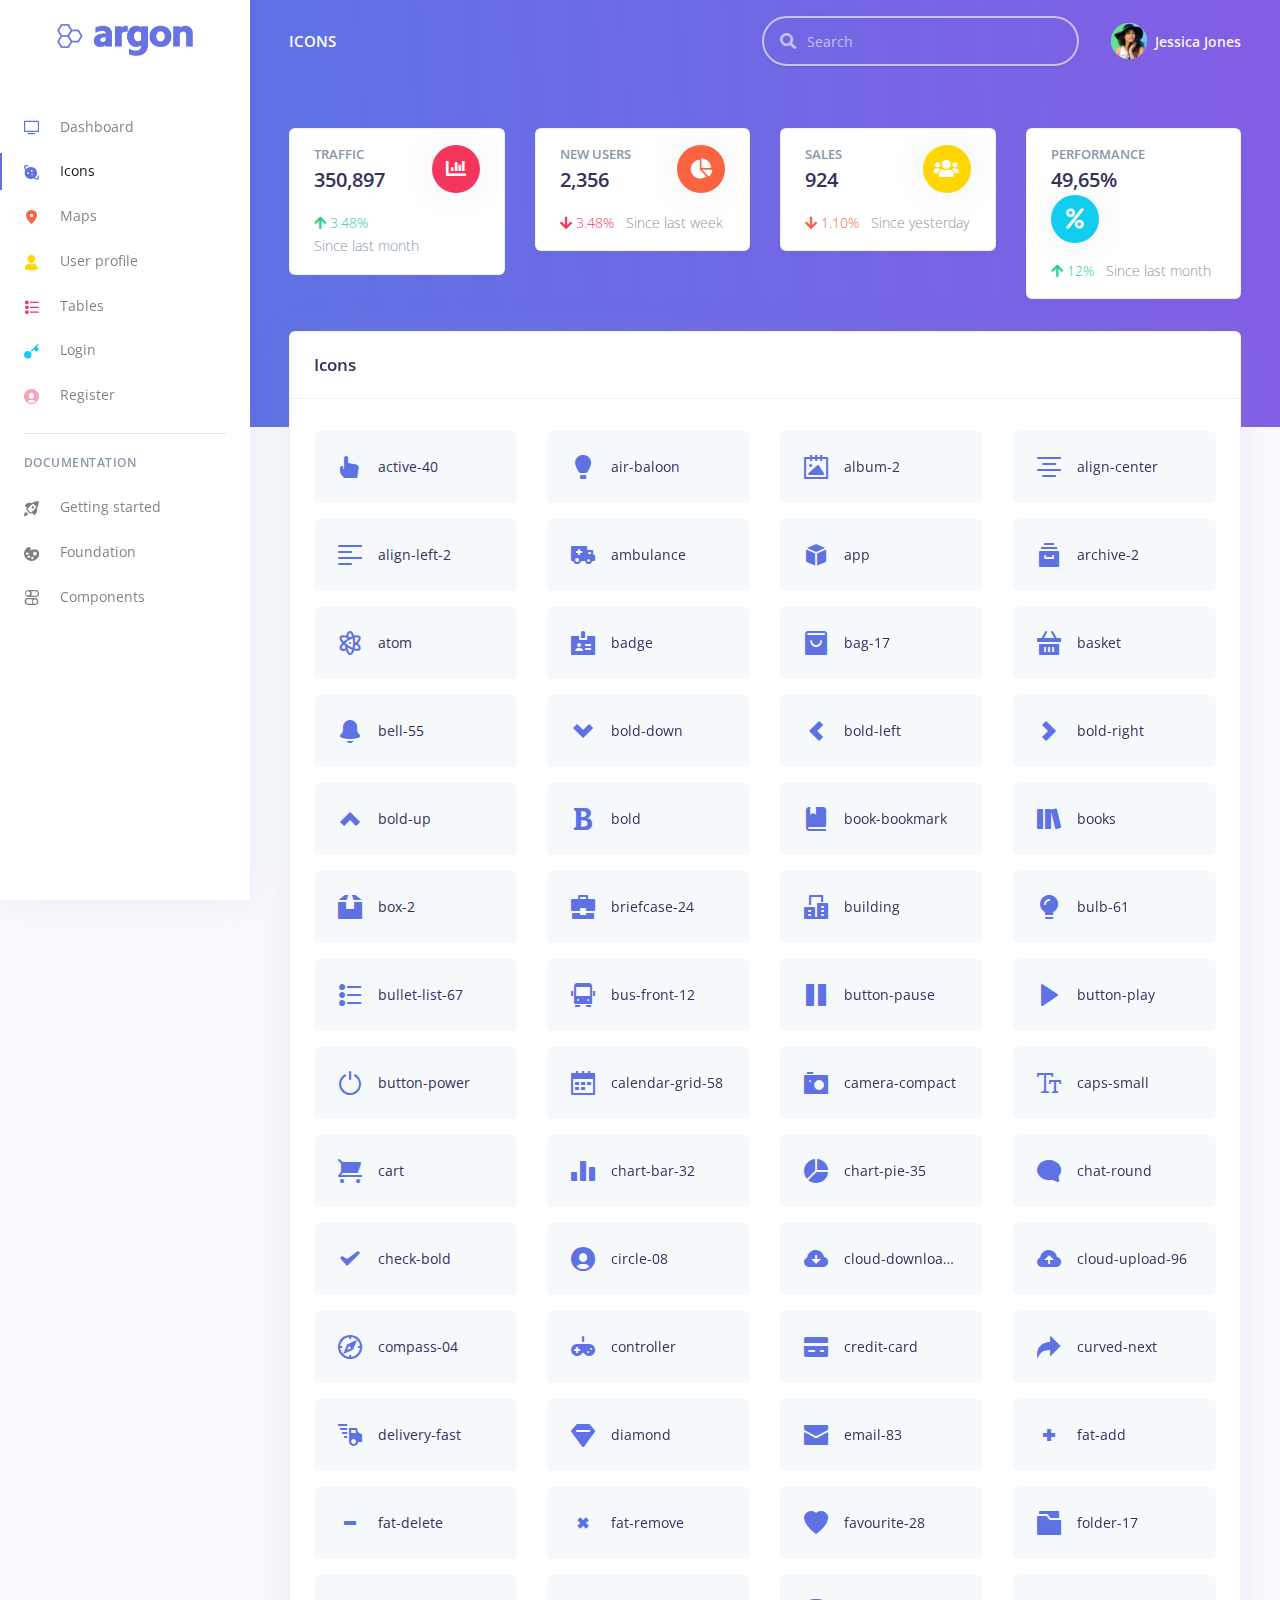
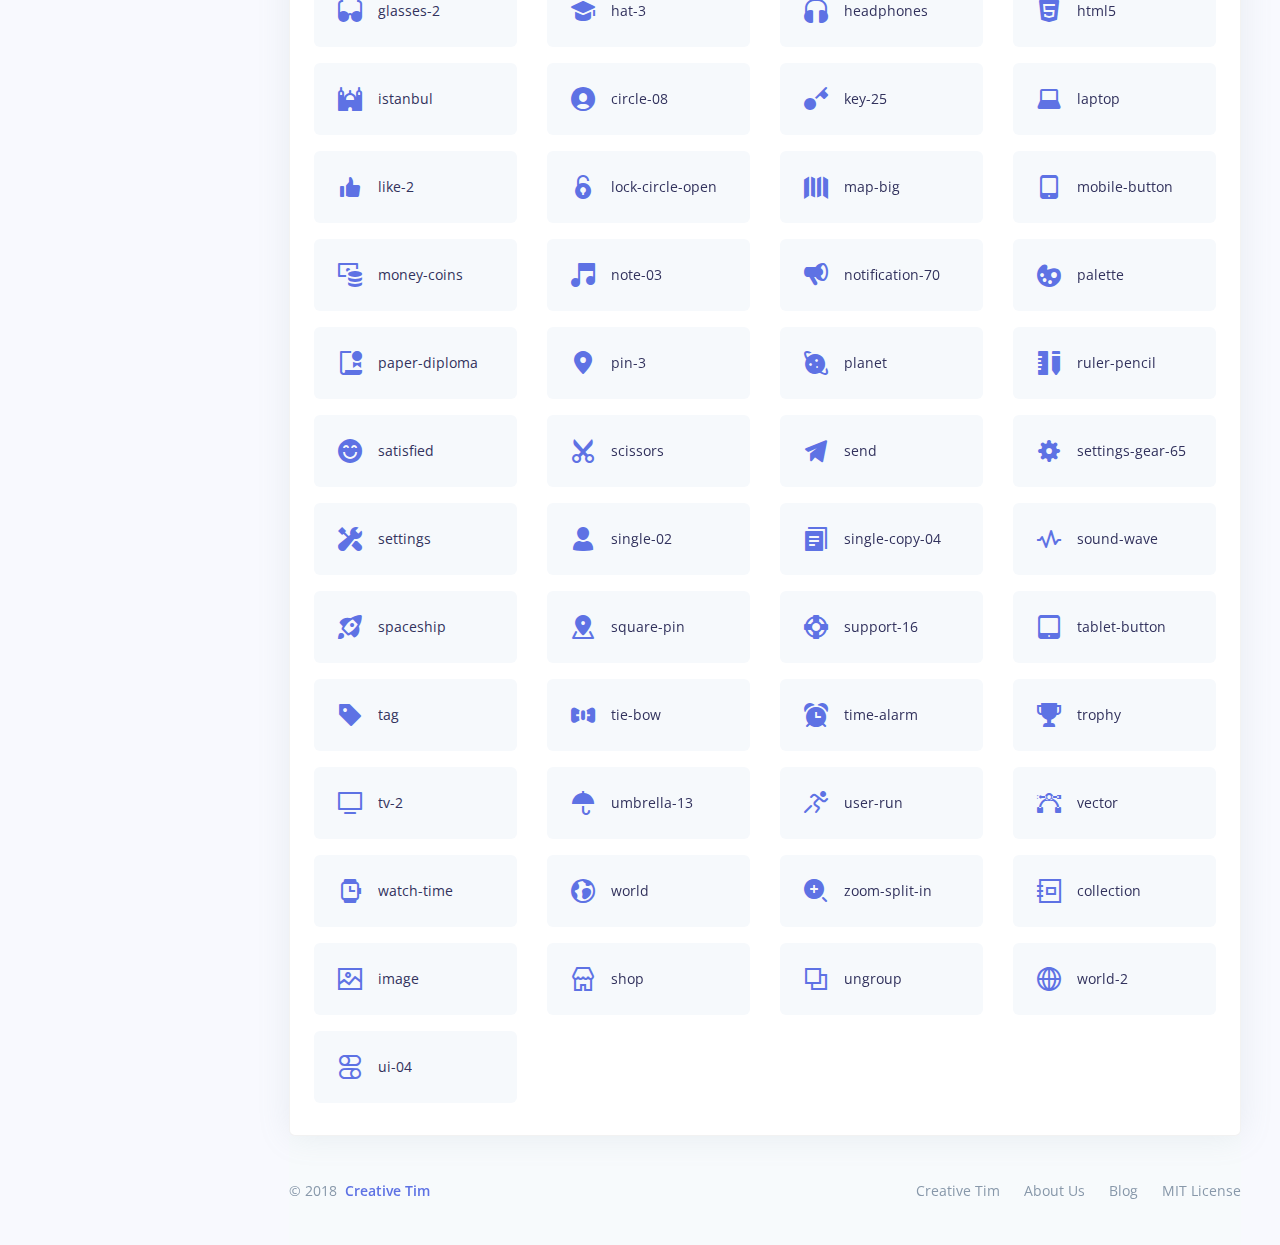
<file: dashboard/pages/icons.html>
<!DOCTYPE html>
<html>

<head>
  <meta charset="utf-8">
  <meta name="viewport" content="width=device-width, initial-scale=1, shrink-to-fit=no">
  <meta name="description" content="Start your development with a Dashboard for Bootstrap 4.">
  <meta name="author" content="Creative Tim">
  <title>Argon Dashboard - Free Dashboard for Bootstrap 4</title>
  <!-- Favicon -->
  <link href="../assets/img/brand/favicon.png" rel="icon" type="image/png">
  <!-- Fonts -->
  <link href="https://fonts.googleapis.com/css?family=Open+Sans:300,400,600,700" rel="stylesheet">
  <!-- Icons -->
  <link href="../assets/vendor/nucleo/css/nucleo.css" rel="stylesheet">
  <link href="../assets/vendor/@fortawesome/fontawesome-free/css/all.min.css" rel="stylesheet">
  <!-- Argon CSS -->
  <link type="text/css" href="../assets/css/argon.css?v=1.0.0" rel="stylesheet">
</head>

<body>
  <!-- Sidenav -->
  <nav class="navbar navbar-vertical fixed-left navbar-expand-md navbar-light bg-white" id="sidenav-main">
    <div class="container-fluid">
      <!-- Toggler -->
      <button class="navbar-toggler" type="button" data-toggle="collapse" data-target="#sidenav-collapse-main" aria-controls="sidenav-main" aria-expanded="false" aria-label="Toggle navigation">
        <span class="navbar-toggler-icon"></span>
      </button>
      <!-- Brand -->
      <a class="navbar-brand pt-0" href="../index.html">
        <img src="../assets/img/brand/blue.png" class="navbar-brand-img" alt="...">
      </a>
      <!-- User -->
      <ul class="nav align-items-center d-md-none">
        <li class="nav-item dropdown">
          <a class="nav-link nav-link-icon" href="#" role="button" data-toggle="dropdown" aria-haspopup="true" aria-expanded="false">
            <i class="ni ni-bell-55"></i>
          </a>
          <div class="dropdown-menu dropdown-menu-arrow dropdown-menu-right" aria-labelledby="navbar-default_dropdown_1">
            <a class="dropdown-item" href="#">Action</a>
            <a class="dropdown-item" href="#">Another action</a>
            <div class="dropdown-divider"></div>
            <a class="dropdown-item" href="#">Something else here</a>
          </div>
        </li>
        <li class="nav-item dropdown">
          <a class="nav-link" href="#" role="button" data-toggle="dropdown" aria-haspopup="true" aria-expanded="false">
            <div class="media align-items-center">
              <span class="avatar avatar-sm rounded-circle">
                <img alt="Image placeholder" src="../assets/img/theme/team-1-800x800.jpg">
              </span>
            </div>
          </a>
          <div class="dropdown-menu dropdown-menu-arrow dropdown-menu-right">
            <div class=" dropdown-header noti-title">
              <h6 class="text-overflow m-0">Welcome!</h6>
            </div>
            <a href="../examples/profile.html" class="dropdown-item">
              <i class="ni ni-single-02"></i>
              <span>My profile</span>
            </a>
            <a href="../examples/profile.html" class="dropdown-item">
              <i class="ni ni-settings-gear-65"></i>
              <span>Settings</span>
            </a>
            <a href="../examples/profile.html" class="dropdown-item">
              <i class="ni ni-calendar-grid-58"></i>
              <span>Activity</span>
            </a>
            <a href="../examples/profile.html" class="dropdown-item">
              <i class="ni ni-support-16"></i>
              <span>Support</span>
            </a>
            <div class="dropdown-divider"></div>
            <a href="#!" class="dropdown-item">
              <i class="ni ni-user-run"></i>
              <span>Logout</span>
            </a>
          </div>
        </li>
      </ul>
      <!-- Collapse -->
      <div class="collapse navbar-collapse" id="sidenav-collapse-main">
        <!-- Collapse header -->
        <div class="navbar-collapse-header d-md-none">
          <div class="row">
            <div class="col-6 collapse-brand">
              <a href="../index.html">
                <img src="../assets/img/brand/blue.png">
              </a>
            </div>
            <div class="col-6 collapse-close">
              <button type="button" class="navbar-toggler" data-toggle="collapse" data-target="#sidenav-collapse-main" aria-controls="sidenav-main" aria-expanded="false" aria-label="Toggle sidenav">
                <span></span>
                <span></span>
              </button>
            </div>
          </div>
        </div>
        <!-- Form -->
        <form class="mt-4 mb-3 d-md-none">
          <div class="input-group input-group-rounded input-group-merge">
            <input type="search" class="form-control form-control-rounded form-control-prepended" placeholder="Search" aria-label="Search">
            <div class="input-group-prepend">
              <div class="input-group-text">
                <span class="fa fa-search"></span>
              </div>
            </div>
          </div>
        </form>
        <!-- Navigation -->
        <ul class="navbar-nav">
          <li class="nav-item">
            <a class="nav-link" href="../index.html">
              <i class="ni ni-tv-2 text-primary"></i> Dashboard
            </a>
          </li>
          <li class="nav-item">
            <a class="nav-link active" href="../examples/icons.html">
              <i class="ni ni-planet text-blue"></i> Icons
            </a>
          </li>
          <li class="nav-item">
            <a class="nav-link" href="../examples/maps.html">
              <i class="ni ni-pin-3 text-orange"></i> Maps
            </a>
          </li>
          <li class="nav-item">
            <a class="nav-link" href="../examples/profile.html">
              <i class="ni ni-single-02 text-yellow"></i> User profile
            </a>
          </li>
          <li class="nav-item">
            <a class="nav-link" href="../examples/tables.html">
              <i class="ni ni-bullet-list-67 text-red"></i> Tables
            </a>
          </li>
          <li class="nav-item">
            <a class="nav-link" href="../examples/login.html">
              <i class="ni ni-key-25 text-info"></i> Login
            </a>
          </li>
          <li class="nav-item">
            <a class="nav-link" href="../examples/register.html">
              <i class="ni ni-circle-08 text-pink"></i> Register
            </a>
          </li>
        </ul>
        <!-- Divider -->
        <hr class="my-3">
        <!-- Heading -->
        <h6 class="navbar-heading text-muted">Documentation</h6>
        <!-- Navigation -->
        <ul class="navbar-nav mb-md-3">
          <li class="nav-item">
            <a class="nav-link" href="https://demos.creative-tim.com/argon-dashboard/docs/getting-started/overview.html">
              <i class="ni ni-spaceship"></i> Getting started
            </a>
          </li>
          <li class="nav-item">
            <a class="nav-link" href="https://demos.creative-tim.com/argon-dashboard/docs/foundation/colors.html">
              <i class="ni ni-palette"></i> Foundation
            </a>
          </li>
          <li class="nav-item">
            <a class="nav-link" href="https://demos.creative-tim.com/argon-dashboard/docs/components/alerts.html">
              <i class="ni ni-ui-04"></i> Components
            </a>
          </li>
        </ul>
      </div>
    </div>
  </nav>
  <!-- Main content -->
  <div class="main-content">
    <!-- Top navbar -->
    <nav class="navbar navbar-top navbar-expand-md navbar-dark" id="navbar-main">
      <div class="container-fluid">
        <!-- Brand -->
        <a class="h4 mb-0 text-white text-uppercase d-none d-lg-inline-block" href="../index.html">Icons</a>
        <!-- Form -->
        <form class="navbar-search navbar-search-dark form-inline mr-3 d-none d-md-flex ml-lg-auto">
          <div class="form-group mb-0">
            <div class="input-group input-group-alternative">
              <div class="input-group-prepend">
                <span class="input-group-text"><i class="fas fa-search"></i></span>
              </div>
              <input class="form-control" placeholder="Search" type="text">
            </div>
          </div>
        </form>
        <!-- User -->
        <ul class="navbar-nav align-items-center d-none d-md-flex">
          <li class="nav-item dropdown">
            <a class="nav-link pr-0" href="#" role="button" data-toggle="dropdown" aria-haspopup="true" aria-expanded="false">
              <div class="media align-items-center">
                <span class="avatar avatar-sm rounded-circle">
                  <img alt="Image placeholder" src="../assets/img/theme/team-4-800x800.jpg">
                </span>
                <div class="media-body ml-2 d-none d-lg-block">
                  <span class="mb-0 text-sm  font-weight-bold">Jessica Jones</span>
                </div>
              </div>
            </a>
            <div class="dropdown-menu dropdown-menu-arrow dropdown-menu-right">
              <div class=" dropdown-header noti-title">
                <h6 class="text-overflow m-0">Welcome!</h6>
              </div>
              <a href="../examples/profile.html" class="dropdown-item">
                <i class="ni ni-single-02"></i>
                <span>My profile</span>
              </a>
              <a href="../examples/profile.html" class="dropdown-item">
                <i class="ni ni-settings-gear-65"></i>
                <span>Settings</span>
              </a>
              <a href="../examples/profile.html" class="dropdown-item">
                <i class="ni ni-calendar-grid-58"></i>
                <span>Activity</span>
              </a>
              <a href="../examples/profile.html" class="dropdown-item">
                <i class="ni ni-support-16"></i>
                <span>Support</span>
              </a>
              <div class="dropdown-divider"></div>
              <a href="#!" class="dropdown-item">
                <i class="ni ni-user-run"></i>
                <span>Logout</span>
              </a>
            </div>
          </li>
        </ul>
      </div>
    </nav>
    <!-- Header -->
    <div class="header bg-gradient-primary pb-8 pt-5 pt-md-8">
      <div class="container-fluid">
        <div class="header-body">
          <!-- Card stats -->
          <div class="row">
            <div class="col-xl-3 col-lg-6">
              <div class="card card-stats mb-4 mb-xl-0">
                <div class="card-body">
                  <div class="row">
                    <div class="col">
                      <h5 class="card-title text-uppercase text-muted mb-0">Traffic</h5>
                      <span class="h2 font-weight-bold mb-0">350,897</span>
                    </div>
                    <div class="col-auto">
                      <div class="icon icon-shape bg-danger text-white rounded-circle shadow">
                        <i class="fas fa-chart-bar"></i>
                      </div>
                    </div>
                  </div>
                  <p class="mt-3 mb-0 text-muted text-sm">
                    <span class="text-success mr-2"><i class="fa fa-arrow-up"></i> 3.48%</span>
                    <span class="text-nowrap">Since last month</span>
                  </p>
                </div>
              </div>
            </div>
            <div class="col-xl-3 col-lg-6">
              <div class="card card-stats mb-4 mb-xl-0">
                <div class="card-body">
                  <div class="row">
                    <div class="col">
                      <h5 class="card-title text-uppercase text-muted mb-0">New users</h5>
                      <span class="h2 font-weight-bold mb-0">2,356</span>
                    </div>
                    <div class="col-auto">
                      <div class="icon icon-shape bg-warning text-white rounded-circle shadow">
                        <i class="fas fa-chart-pie"></i>
                      </div>
                    </div>
                  </div>
                  <p class="mt-3 mb-0 text-muted text-sm">
                    <span class="text-danger mr-2"><i class="fas fa-arrow-down"></i> 3.48%</span>
                    <span class="text-nowrap">Since last week</span>
                  </p>
                </div>
              </div>
            </div>
            <div class="col-xl-3 col-lg-6">
              <div class="card card-stats mb-4 mb-xl-0">
                <div class="card-body">
                  <div class="row">
                    <div class="col">
                      <h5 class="card-title text-uppercase text-muted mb-0">Sales</h5>
                      <span class="h2 font-weight-bold mb-0">924</span>
                    </div>
                    <div class="col-auto">
                      <div class="icon icon-shape bg-yellow text-white rounded-circle shadow">
                        <i class="fas fa-users"></i>
                      </div>
                    </div>
                  </div>
                  <p class="mt-3 mb-0 text-muted text-sm">
                    <span class="text-warning mr-2"><i class="fas fa-arrow-down"></i> 1.10%</span>
                    <span class="text-nowrap">Since yesterday</span>
                  </p>
                </div>
              </div>
            </div>
            <div class="col-xl-3 col-lg-6">
              <div class="card card-stats mb-4 mb-xl-0">
                <div class="card-body">
                  <div class="row">
                    <div class="col">
                      <h5 class="card-title text-uppercase text-muted mb-0">Performance</h5>
                      <span class="h2 font-weight-bold mb-0">49,65%</span>
                    </div>
                    <div class="col-auto">
                      <div class="icon icon-shape bg-info text-white rounded-circle shadow">
                        <i class="fas fa-percent"></i>
                      </div>
                    </div>
                  </div>
                  <p class="mt-3 mb-0 text-muted text-sm">
                    <span class="text-success mr-2"><i class="fas fa-arrow-up"></i> 12%</span>
                    <span class="text-nowrap">Since last month</span>
                  </p>
                </div>
              </div>
            </div>
          </div>
        </div>
      </div>
    </div>
    <!-- Page content -->
    <div class="container-fluid mt--7">
      <!-- Table -->
      <div class="row">
        <div class="col">
          <div class="card shadow">
            <div class="card-header bg-transparent">
              <h3 class="mb-0">Icons</h3>
            </div>
            <div class="card-body">
              <div class="row icon-examples">
                <div class="col-lg-3 col-md-6">
                  <button type="button" class="btn-icon-clipboard" data-clipboard-text="active-40" title="Copy to clipboard">
                    <div>
                      <i class="ni ni-active-40"></i>
                      <span>active-40</span>
                    </div>
                  </button>
                </div>
                <div class="col-lg-3 col-md-6">
                  <button type="button" class="btn-icon-clipboard" data-clipboard-text="air-baloon" title="Copy to clipboard">
                    <div>
                      <i class="ni ni-air-baloon"></i>
                      <span>air-baloon</span>
                    </div>
                  </button>
                </div>
                <div class="col-lg-3 col-md-6">
                  <button type="button" class="btn-icon-clipboard" data-clipboard-text="album-2" title="Copy to clipboard">
                    <div>
                      <i class="ni ni-album-2"></i>
                      <span>album-2</span>
                    </div>
                  </button>
                </div>
                <div class="col-lg-3 col-md-6">
                  <button type="button" class="btn-icon-clipboard" data-clipboard-text="align-center" title="Copy to clipboard">
                    <div>
                      <i class="ni ni-align-center"></i>
                      <span>align-center</span>
                    </div>
                  </button>
                </div>
                <div class="col-lg-3 col-md-6">
                  <button type="button" class="btn-icon-clipboard" data-clipboard-text="align-left-2" title="Copy to clipboard">
                    <div>
                      <i class="ni ni-align-left-2"></i>
                      <span>align-left-2</span>
                    </div>
                  </button>
                </div>
                <div class="col-lg-3 col-md-6">
                  <button type="button" class="btn-icon-clipboard" data-clipboard-text="ambulance" title="Copy to clipboard">
                    <div>
                      <i class="ni ni-ambulance"></i>
                      <span>ambulance</span>
                    </div>
                  </button>
                </div>
                <div class="col-lg-3 col-md-6">
                  <button type="button" class="btn-icon-clipboard" data-clipboard-text="app" title="Copy to clipboard">
                    <div>
                      <i class="ni ni-app"></i>
                      <span>app</span>
                    </div>
                  </button>
                </div>
                <div class="col-lg-3 col-md-6">
                  <button type="button" class="btn-icon-clipboard" data-clipboard-text="archive-2" title="Copy to clipboard">
                    <div>
                      <i class="ni ni-archive-2"></i>
                      <span>archive-2</span>
                    </div>
                  </button>
                </div>
                <div class="col-lg-3 col-md-6">
                  <button type="button" class="btn-icon-clipboard" data-clipboard-text="atom" title="Copy to clipboard">
                    <div>
                      <i class="ni ni-atom"></i>
                      <span>atom</span>
                    </div>
                  </button>
                </div>
                <div class="col-lg-3 col-md-6">
                  <button type="button" class="btn-icon-clipboard" data-clipboard-text="badge" title="Copy to clipboard">
                    <div>
                      <i class="ni ni-badge"></i>
                      <span>badge</span>
                    </div>
                  </button>
                </div>
                <div class="col-lg-3 col-md-6">
                  <button type="button" class="btn-icon-clipboard" data-clipboard-text="bag-17" title="Copy to clipboard">
                    <div>
                      <i class="ni ni-bag-17"></i>
                      <span>bag-17</span>
                    </div>
                  </button>
                </div>
                <div class="col-lg-3 col-md-6">
                  <button type="button" class="btn-icon-clipboard" data-clipboard-text="basket" title="Copy to clipboard">
                    <div>
                      <i class="ni ni-basket"></i>
                      <span>basket</span>
                    </div>
                  </button>
                </div>
                <div class="col-lg-3 col-md-6">
                  <button type="button" class="btn-icon-clipboard" data-clipboard-text="bell-55" title="Copy to clipboard">
                    <div>
                      <i class="ni ni-bell-55"></i>
                      <span>bell-55</span>
                    </div>
                  </button>
                </div>
                <div class="col-lg-3 col-md-6">
                  <button type="button" class="btn-icon-clipboard" data-clipboard-text="bold-down" title="Copy to clipboard">
                    <div>
                      <i class="ni ni-bold-down"></i>
                      <span>bold-down</span>
                    </div>
                  </button>
                </div>
                <div class="col-lg-3 col-md-6">
                  <button type="button" class="btn-icon-clipboard" data-clipboard-text="bold-left" title="Copy to clipboard">
                    <div>
                      <i class="ni ni-bold-left"></i>
                      <span>bold-left</span>
                    </div>
                  </button>
                </div>
                <div class="col-lg-3 col-md-6">
                  <button type="button" class="btn-icon-clipboard" data-clipboard-text="bold-right" title="Copy to clipboard">
                    <div>
                      <i class="ni ni-bold-right"></i>
                      <span>bold-right</span>
                    </div>
                  </button>
                </div>
                <div class="col-lg-3 col-md-6">
                  <button type="button" class="btn-icon-clipboard" data-clipboard-text="bold-up" title="Copy to clipboard">
                    <div>
                      <i class="ni ni-bold-up"></i>
                      <span>bold-up</span>
                    </div>
                  </button>
                </div>
                <div class="col-lg-3 col-md-6">
                  <button type="button" class="btn-icon-clipboard" data-clipboard-text="bold" title="Copy to clipboard">
                    <div>
                      <i class="ni ni-bold"></i>
                      <span>bold</span>
                    </div>
                  </button>
                </div>
                <div class="col-lg-3 col-md-6">
                  <button type="button" class="btn-icon-clipboard" data-clipboard-text="book-bookmark" title="Copy to clipboard">
                    <div>
                      <i class="ni ni-book-bookmark"></i>
                      <span>book-bookmark</span>
                    </div>
                  </button>
                </div>
                <div class="col-lg-3 col-md-6">
                  <button type="button" class="btn-icon-clipboard" data-clipboard-text="books" title="Copy to clipboard">
                    <div>
                      <i class="ni ni-books"></i>
                      <span>books</span>
                    </div>
                  </button>
                </div>
                <div class="col-lg-3 col-md-6">
                  <button type="button" class="btn-icon-clipboard" data-clipboard-text="box-2" title="Copy to clipboard">
                    <div>
                      <i class="ni ni-box-2"></i>
                      <span>box-2</span>
                    </div>
                  </button>
                </div>
                <div class="col-lg-3 col-md-6">
                  <button type="button" class="btn-icon-clipboard" data-clipboard-text="briefcase-24" title="Copy to clipboard">
                    <div>
                      <i class="ni ni-briefcase-24"></i>
                      <span>briefcase-24</span>
                    </div>
                  </button>
                </div>
                <div class="col-lg-3 col-md-6">
                  <button type="button" class="btn-icon-clipboard" data-clipboard-text="building" title="Copy to clipboard">
                    <div>
                      <i class="ni ni-building"></i>
                      <span>building</span>
                    </div>
                  </button>
                </div>
                <div class="col-lg-3 col-md-6">
                  <button type="button" class="btn-icon-clipboard" data-clipboard-text="bulb-61" title="Copy to clipboard">
                    <div>
                      <i class="ni ni-bulb-61"></i>
                      <span>bulb-61</span>
                    </div>
                  </button>
                </div>
                <div class="col-lg-3 col-md-6">
                  <button type="button" class="btn-icon-clipboard" data-clipboard-text="bullet-list-67" title="Copy to clipboard">
                    <div>
                      <i class="ni ni-bullet-list-67"></i>
                      <span>bullet-list-67</span>
                    </div>
                  </button>
                </div>
                <div class="col-lg-3 col-md-6">
                  <button type="button" class="btn-icon-clipboard" data-clipboard-text="bus-front-12" title="Copy to clipboard">
                    <div>
                      <i class="ni ni-bus-front-12"></i>
                      <span>bus-front-12</span>
                    </div>
                  </button>
                </div>
                <div class="col-lg-3 col-md-6">
                  <button type="button" class="btn-icon-clipboard" data-clipboard-text="button-pause" title="Copy to clipboard">
                    <div>
                      <i class="ni ni-button-pause"></i>
                      <span>button-pause</span>
                    </div>
                  </button>
                </div>
                <div class="col-lg-3 col-md-6">
                  <button type="button" class="btn-icon-clipboard" data-clipboard-text="button-play" title="Copy to clipboard">
                    <div>
                      <i class="ni ni-button-play"></i>
                      <span>button-play</span>
                    </div>
                  </button>
                </div>
                <div class="col-lg-3 col-md-6">
                  <button type="button" class="btn-icon-clipboard" data-clipboard-text="button-power" title="Copy to clipboard">
                    <div>
                      <i class="ni ni-button-power"></i>
                      <span>button-power</span>
                    </div>
                  </button>
                </div>
                <div class="col-lg-3 col-md-6">
                  <button type="button" class="btn-icon-clipboard" data-clipboard-text="calendar-grid-58" title="Copy to clipboard">
                    <div>
                      <i class="ni ni-calendar-grid-58"></i>
                      <span>calendar-grid-58</span>
                    </div>
                  </button>
                </div>
                <div class="col-lg-3 col-md-6">
                  <button type="button" class="btn-icon-clipboard" data-clipboard-text="camera-compact" title="Copy to clipboard">
                    <div>
                      <i class="ni ni-camera-compact"></i>
                      <span>camera-compact</span>
                    </div>
                  </button>
                </div>
                <div class="col-lg-3 col-md-6">
                  <button type="button" class="btn-icon-clipboard" data-clipboard-text="caps-small" title="Copy to clipboard">
                    <div>
                      <i class="ni ni-caps-small"></i>
                      <span>caps-small</span>
                    </div>
                  </button>
                </div>
                <div class="col-lg-3 col-md-6">
                  <button type="button" class="btn-icon-clipboard" data-clipboard-text="cart" title="Copy to clipboard">
                    <div>
                      <i class="ni ni-cart"></i>
                      <span>cart</span>
                    </div>
                  </button>
                </div>
                <div class="col-lg-3 col-md-6">
                  <button type="button" class="btn-icon-clipboard" data-clipboard-text="chart-bar-32" title="Copy to clipboard">
                    <div>
                      <i class="ni ni-chart-bar-32"></i>
                      <span>chart-bar-32</span>
                    </div>
                  </button>
                </div>
                <div class="col-lg-3 col-md-6">
                  <button type="button" class="btn-icon-clipboard" data-clipboard-text="chart-pie-35" title="Copy to clipboard">
                    <div>
                      <i class="ni ni-chart-pie-35"></i>
                      <span>chart-pie-35</span>
                    </div>
                  </button>
                </div>
                <div class="col-lg-3 col-md-6">
                  <button type="button" class="btn-icon-clipboard" data-clipboard-text="chat-round" title="Copy to clipboard">
                    <div>
                      <i class="ni ni-chat-round"></i>
                      <span>chat-round</span>
                    </div>
                  </button>
                </div>
                <div class="col-lg-3 col-md-6">
                  <button type="button" class="btn-icon-clipboard" data-clipboard-text="check-bold" title="Copy to clipboard">
                    <div>
                      <i class="ni ni-check-bold"></i>
                      <span>check-bold</span>
                    </div>
                  </button>
                </div>
                <div class="col-lg-3 col-md-6">
                  <button type="button" class="btn-icon-clipboard" data-clipboard-text="circle-08" title="Copy to clipboard">
                    <div>
                      <i class="ni ni-circle-08"></i>
                      <span>circle-08</span>
                    </div>
                  </button>
                </div>
                <div class="col-lg-3 col-md-6">
                  <button type="button" class="btn-icon-clipboard" data-clipboard-text="cloud-download-95" title="Copy to clipboard">
                    <div>
                      <i class="ni ni-cloud-download-95"></i>
                      <span>cloud-download-95</span>
                    </div>
                  </button>
                </div>
                <div class="col-lg-3 col-md-6">
                  <button type="button" class="btn-icon-clipboard" data-clipboard-text="cloud-upload-96" title="Copy to clipboard">
                    <div>
                      <i class="ni ni-cloud-upload-96"></i>
                      <span>cloud-upload-96</span>
                    </div>
                  </button>
                </div>
                <div class="col-lg-3 col-md-6">
                  <button type="button" class="btn-icon-clipboard" data-clipboard-text="compass-04" title="Copy to clipboard">
                    <div>
                      <i class="ni ni-compass-04"></i>
                      <span>compass-04</span>
                    </div>
                  </button>
                </div>
                <div class="col-lg-3 col-md-6">
                  <button type="button" class="btn-icon-clipboard" data-clipboard-text="controller" title="Copy to clipboard">
                    <div>
                      <i class="ni ni-controller"></i>
                      <span>controller</span>
                    </div>
                  </button>
                </div>
                <div class="col-lg-3 col-md-6">
                  <button type="button" class="btn-icon-clipboard" data-clipboard-text="credit-card" title="Copy to clipboard">
                    <div>
                      <i class="ni ni-credit-card"></i>
                      <span>credit-card</span>
                    </div>
                  </button>
                </div>
                <div class="col-lg-3 col-md-6">
                  <button type="button" class="btn-icon-clipboard" data-clipboard-text="curved-next" title="Copy to clipboard">
                    <div>
                      <i class="ni ni-curved-next"></i>
                      <span>curved-next</span>
                    </div>
                  </button>
                </div>
                <div class="col-lg-3 col-md-6">
                  <button type="button" class="btn-icon-clipboard" data-clipboard-text="delivery-fast" title="Copy to clipboard">
                    <div>
                      <i class="ni ni-delivery-fast"></i>
                      <span>delivery-fast</span>
                    </div>
                  </button>
                </div>
                <div class="col-lg-3 col-md-6">
                  <button type="button" class="btn-icon-clipboard" data-clipboard-text="diamond" title="Copy to clipboard">
                    <div>
                      <i class="ni ni-diamond"></i>
                      <span>diamond</span>
                    </div>
                  </button>
                </div>
                <div class="col-lg-3 col-md-6">
                  <button type="button" class="btn-icon-clipboard" data-clipboard-text="email-83" title="Copy to clipboard">
                    <div>
                      <i class="ni ni-email-83"></i>
                      <span>email-83</span>
                    </div>
                  </button>
                </div>
                <div class="col-lg-3 col-md-6">
                  <button type="button" class="btn-icon-clipboard" data-clipboard-text="fat-add" title="Copy to clipboard">
                    <div>
                      <i class="ni ni-fat-add"></i>
                      <span>fat-add</span>
                    </div>
                  </button>
                </div>
                <div class="col-lg-3 col-md-6">
                  <button type="button" class="btn-icon-clipboard" data-clipboard-text="fat-delete" title="Copy to clipboard">
                    <div>
                      <i class="ni ni-fat-delete"></i>
                      <span>fat-delete</span>
                    </div>
                  </button>
                </div>
                <div class="col-lg-3 col-md-6">
                  <button type="button" class="btn-icon-clipboard" data-clipboard-text="fat-remove" title="Copy to clipboard">
                    <div>
                      <i class="ni ni-fat-remove"></i>
                      <span>fat-remove</span>
                    </div>
                  </button>
                </div>
                <div class="col-lg-3 col-md-6">
                  <button type="button" class="btn-icon-clipboard" data-clipboard-text="favourite-28" title="Copy to clipboard">
                    <div>
                      <i class="ni ni-favourite-28"></i>
                      <span>favourite-28</span>
                    </div>
                  </button>
                </div>
                <div class="col-lg-3 col-md-6">
                  <button type="button" class="btn-icon-clipboard" data-clipboard-text="folder-17" title="Copy to clipboard">
                    <div>
                      <i class="ni ni-folder-17"></i>
                      <span>folder-17</span>
                    </div>
                  </button>
                </div>
                <div class="col-lg-3 col-md-6">
                  <button type="button" class="btn-icon-clipboard" data-clipboard-text="glasses-2" title="Copy to clipboard">
                    <div>
                      <i class="ni ni-glasses-2"></i>
                      <span>glasses-2</span>
                    </div>
                  </button>
                </div>
                <div class="col-lg-3 col-md-6">
                  <button type="button" class="btn-icon-clipboard" data-clipboard-text="hat-3" title="Copy to clipboard">
                    <div>
                      <i class="ni ni-hat-3"></i>
                      <span>hat-3</span>
                    </div>
                  </button>
                </div>
                <div class="col-lg-3 col-md-6">
                  <button type="button" class="btn-icon-clipboard" data-clipboard-text="headphones" title="Copy to clipboard">
                    <div>
                      <i class="ni ni-headphones"></i>
                      <span>headphones</span>
                    </div>
                  </button>
                </div>
                <div class="col-lg-3 col-md-6">
                  <button type="button" class="btn-icon-clipboard" data-clipboard-text="html5" title="Copy to clipboard">
                    <div>
                      <i class="ni ni-html5"></i>
                      <span>html5</span>
                    </div>
                  </button>
                </div>
                <div class="col-lg-3 col-md-6">
                  <button type="button" class="btn-icon-clipboard" data-clipboard-text="istanbul" title="Copy to clipboard">
                    <div>
                      <i class="ni ni-istanbul"></i>
                      <span>istanbul</span>
                    </div>
                  </button>
                </div>
                <div class="col-lg-3 col-md-6">
                  <button type="button" class="btn-icon-clipboard" data-clipboard-text="circle-08" title="Copy to clipboard">
                    <div>
                      <i class="ni ni-circle-08"></i>
                      <span>circle-08</span>
                    </div>
                  </button>
                </div>
                <div class="col-lg-3 col-md-6">
                  <button type="button" class="btn-icon-clipboard" data-clipboard-text="key-25" title="Copy to clipboard">
                    <div>
                      <i class="ni ni-key-25"></i>
                      <span>key-25</span>
                    </div>
                  </button>
                </div>
                <div class="col-lg-3 col-md-6">
                  <button type="button" class="btn-icon-clipboard" data-clipboard-text="laptop" title="Copy to clipboard">
                    <div>
                      <i class="ni ni-laptop"></i>
                      <span>laptop</span>
                    </div>
                  </button>
                </div>
                <div class="col-lg-3 col-md-6">
                  <button type="button" class="btn-icon-clipboard" data-clipboard-text="like-2" title="Copy to clipboard">
                    <div>
                      <i class="ni ni-like-2"></i>
                      <span>like-2</span>
                    </div>
                  </button>
                </div>
                <div class="col-lg-3 col-md-6">
                  <button type="button" class="btn-icon-clipboard" data-clipboard-text="lock-circle-open" title="Copy to clipboard">
                    <div>
                      <i class="ni ni-lock-circle-open"></i>
                      <span>lock-circle-open</span>
                    </div>
                  </button>
                </div>
                <div class="col-lg-3 col-md-6">
                  <button type="button" class="btn-icon-clipboard" data-clipboard-text="map-big" title="Copy to clipboard">
                    <div>
                      <i class="ni ni-map-big"></i>
                      <span>map-big</span>
                    </div>
                  </button>
                </div>
                <div class="col-lg-3 col-md-6">
                  <button type="button" class="btn-icon-clipboard" data-clipboard-text="mobile-button" title="Copy to clipboard">
                    <div>
                      <i class="ni ni-mobile-button"></i>
                      <span>mobile-button</span>
                    </div>
                  </button>
                </div>
                <div class="col-lg-3 col-md-6">
                  <button type="button" class="btn-icon-clipboard" data-clipboard-text="money-coins" title="Copy to clipboard">
                    <div>
                      <i class="ni ni-money-coins"></i>
                      <span>money-coins</span>
                    </div>
                  </button>
                </div>
                <div class="col-lg-3 col-md-6">
                  <button type="button" class="btn-icon-clipboard" data-clipboard-text="note-03" title="Copy to clipboard">
                    <div>
                      <i class="ni ni-note-03"></i>
                      <span>note-03</span>
                    </div>
                  </button>
                </div>
                <div class="col-lg-3 col-md-6">
                  <button type="button" class="btn-icon-clipboard" data-clipboard-text="notification-70" title="Copy to clipboard">
                    <div>
                      <i class="ni ni-notification-70"></i>
                      <span>notification-70</span>
                    </div>
                  </button>
                </div>
                <div class="col-lg-3 col-md-6">
                  <button type="button" class="btn-icon-clipboard" data-clipboard-text="palette" title="Copy to clipboard">
                    <div>
                      <i class="ni ni-palette"></i>
                      <span>palette</span>
                    </div>
                  </button>
                </div>
                <div class="col-lg-3 col-md-6">
                  <button type="button" class="btn-icon-clipboard" data-clipboard-text="paper-diploma" title="Copy to clipboard">
                    <div>
                      <i class="ni ni-paper-diploma"></i>
                      <span>paper-diploma</span>
                    </div>
                  </button>
                </div>
                <div class="col-lg-3 col-md-6">
                  <button type="button" class="btn-icon-clipboard" data-clipboard-text="pin-3" title="Copy to clipboard">
                    <div>
                      <i class="ni ni-pin-3"></i>
                      <span>pin-3</span>
                    </div>
                  </button>
                </div>
                <div class="col-lg-3 col-md-6">
                  <button type="button" class="btn-icon-clipboard" data-clipboard-text="planet" title="Copy to clipboard">
                    <div>
                      <i class="ni ni-planet"></i>
                      <span>planet</span>
                    </div>
                  </button>
                </div>
                <div class="col-lg-3 col-md-6">
                  <button type="button" class="btn-icon-clipboard" data-clipboard-text="ruler-pencil" title="Copy to clipboard">
                    <div>
                      <i class="ni ni-ruler-pencil"></i>
                      <span>ruler-pencil</span>
                    </div>
                  </button>
                </div>
                <div class="col-lg-3 col-md-6">
                  <button type="button" class="btn-icon-clipboard" data-clipboard-text="satisfied" title="Copy to clipboard">
                    <div>
                      <i class="ni ni-satisfied"></i>
                      <span>satisfied</span>
                    </div>
                  </button>
                </div>
                <div class="col-lg-3 col-md-6">
                  <button type="button" class="btn-icon-clipboard" data-clipboard-text="scissors" title="Copy to clipboard">
                    <div>
                      <i class="ni ni-scissors"></i>
                      <span>scissors</span>
                    </div>
                  </button>
                </div>
                <div class="col-lg-3 col-md-6">
                  <button type="button" class="btn-icon-clipboard" data-clipboard-text="send" title="Copy to clipboard">
                    <div>
                      <i class="ni ni-send"></i>
                      <span>send</span>
                    </div>
                  </button>
                </div>
                <div class="col-lg-3 col-md-6">
                  <button type="button" class="btn-icon-clipboard" data-clipboard-text="settings-gear-65" title="Copy to clipboard">
                    <div>
                      <i class="ni ni-settings-gear-65"></i>
                      <span>settings-gear-65</span>
                    </div>
                  </button>
                </div>
                <div class="col-lg-3 col-md-6">
                  <button type="button" class="btn-icon-clipboard" data-clipboard-text="settings" title="Copy to clipboard">
                    <div>
                      <i class="ni ni-settings"></i>
                      <span>settings</span>
                    </div>
                  </button>
                </div>
                <div class="col-lg-3 col-md-6">
                  <button type="button" class="btn-icon-clipboard" data-clipboard-text="single-02" title="Copy to clipboard">
                    <div>
                      <i class="ni ni-single-02"></i>
                      <span>single-02</span>
                    </div>
                  </button>
                </div>
                <div class="col-lg-3 col-md-6">
                  <button type="button" class="btn-icon-clipboard" data-clipboard-text="single-copy-04" title="Copy to clipboard">
                    <div>
                      <i class="ni ni-single-copy-04"></i>
                      <span>single-copy-04</span>
                    </div>
                  </button>
                </div>
                <div class="col-lg-3 col-md-6">
                  <button type="button" class="btn-icon-clipboard" data-clipboard-text="sound-wave" title="Copy to clipboard">
                    <div>
                      <i class="ni ni-sound-wave"></i>
                      <span>sound-wave</span>
                    </div>
                  </button>
                </div>
                <div class="col-lg-3 col-md-6">
                  <button type="button" class="btn-icon-clipboard" data-clipboard-text="spaceship" title="Copy to clipboard">
                    <div>
                      <i class="ni ni-spaceship"></i>
                      <span>spaceship</span>
                    </div>
                  </button>
                </div>
                <div class="col-lg-3 col-md-6">
                  <button type="button" class="btn-icon-clipboard" data-clipboard-text="square-pin" title="Copy to clipboard">
                    <div>
                      <i class="ni ni-square-pin"></i>
                      <span>square-pin</span>
                    </div>
                  </button>
                </div>
                <div class="col-lg-3 col-md-6">
                  <button type="button" class="btn-icon-clipboard" data-clipboard-text="support-16" title="Copy to clipboard">
                    <div>
                      <i class="ni ni-support-16"></i>
                      <span>support-16</span>
                    </div>
                  </button>
                </div>
                <div class="col-lg-3 col-md-6">
                  <button type="button" class="btn-icon-clipboard" data-clipboard-text="tablet-button" title="Copy to clipboard">
                    <div>
                      <i class="ni ni-tablet-button"></i>
                      <span>tablet-button</span>
                    </div>
                  </button>
                </div>
                <div class="col-lg-3 col-md-6">
                  <button type="button" class="btn-icon-clipboard" data-clipboard-text="tag" title="Copy to clipboard">
                    <div>
                      <i class="ni ni-tag"></i>
                      <span>tag</span>
                    </div>
                  </button>
                </div>
                <div class="col-lg-3 col-md-6">
                  <button type="button" class="btn-icon-clipboard" data-clipboard-text="tie-bow" title="Copy to clipboard">
                    <div>
                      <i class="ni ni-tie-bow"></i>
                      <span>tie-bow</span>
                    </div>
                  </button>
                </div>
                <div class="col-lg-3 col-md-6">
                  <button type="button" class="btn-icon-clipboard" data-clipboard-text="time-alarm" title="Copy to clipboard">
                    <div>
                      <i class="ni ni-time-alarm"></i>
                      <span>time-alarm</span>
                    </div>
                  </button>
                </div>
                <div class="col-lg-3 col-md-6">
                  <button type="button" class="btn-icon-clipboard" data-clipboard-text="trophy" title="Copy to clipboard">
                    <div>
                      <i class="ni ni-trophy"></i>
                      <span>trophy</span>
                    </div>
                  </button>
                </div>
                <div class="col-lg-3 col-md-6">
                  <button type="button" class="btn-icon-clipboard" data-clipboard-text="tv-2" title="Copy to clipboard">
                    <div>
                      <i class="ni ni-tv-2"></i>
                      <span>tv-2</span>
                    </div>
                  </button>
                </div>
                <div class="col-lg-3 col-md-6">
                  <button type="button" class="btn-icon-clipboard" data-clipboard-text="umbrella-13" title="Copy to clipboard">
                    <div>
                      <i class="ni ni-umbrella-13"></i>
                      <span>umbrella-13</span>
                    </div>
                  </button>
                </div>
                <div class="col-lg-3 col-md-6">
                  <button type="button" class="btn-icon-clipboard" data-clipboard-text="user-run" title="Copy to clipboard">
                    <div>
                      <i class="ni ni-user-run"></i>
                      <span>user-run</span>
                    </div>
                  </button>
                </div>
                <div class="col-lg-3 col-md-6">
                  <button type="button" class="btn-icon-clipboard" data-clipboard-text="vector" title="Copy to clipboard">
                    <div>
                      <i class="ni ni-vector"></i>
                      <span>vector</span>
                    </div>
                  </button>
                </div>
                <div class="col-lg-3 col-md-6">
                  <button type="button" class="btn-icon-clipboard" data-clipboard-text="watch-time" title="Copy to clipboard">
                    <div>
                      <i class="ni ni-watch-time"></i>
                      <span>watch-time</span>
                    </div>
                  </button>
                </div>
                <div class="col-lg-3 col-md-6">
                  <button type="button" class="btn-icon-clipboard" data-clipboard-text="world" title="Copy to clipboard">
                    <div>
                      <i class="ni ni-world"></i>
                      <span>world</span>
                    </div>
                  </button>
                </div>
                <div class="col-lg-3 col-md-6">
                  <button type="button" class="btn-icon-clipboard" data-clipboard-text="zoom-split-in" title="Copy to clipboard">
                    <div>
                      <i class="ni ni-zoom-split-in"></i>
                      <span>zoom-split-in</span>
                    </div>
                  </button>
                </div>
                <div class="col-lg-3 col-md-6">
                  <button type="button" class="btn-icon-clipboard" data-clipboard-text="collection" title="Copy to clipboard">
                    <div>
                      <i class="ni ni-collection"></i>
                      <span>collection</span>
                    </div>
                  </button>
                </div>
                <div class="col-lg-3 col-md-6">
                  <button type="button" class="btn-icon-clipboard" data-clipboard-text="image" title="Copy to clipboard">
                    <div>
                      <i class="ni ni-image"></i>
                      <span>image</span>
                    </div>
                  </button>
                </div>
                <div class="col-lg-3 col-md-6">
                  <button type="button" class="btn-icon-clipboard" data-clipboard-text="shop" title="Copy to clipboard">
                    <div>
                      <i class="ni ni-shop"></i>
                      <span>shop</span>
                    </div>
                  </button>
                </div>
                <div class="col-lg-3 col-md-6">
                  <button type="button" class="btn-icon-clipboard" data-clipboard-text="ungroup" title="Copy to clipboard">
                    <div>
                      <i class="ni ni-ungroup"></i>
                      <span>ungroup</span>
                    </div>
                  </button>
                </div>
                <div class="col-lg-3 col-md-6">
                  <button type="button" class="btn-icon-clipboard" data-clipboard-text="world-2" title="Copy to clipboard">
                    <div>
                      <i class="ni ni-world-2"></i>
                      <span>world-2</span>
                    </div>
                  </button>
                </div>
                <div class="col-lg-3 col-md-6">
                  <button type="button" class="btn-icon-clipboard" data-clipboard-text="ui-04" title="Copy to clipboard">
                    <div>
                      <i class="ni ni-ui-04"></i>
                      <span>ui-04</span>
                    </div>
                  </button>
                </div>
              </div>
            </div>
          </div>
        </div>
      </div>
      <!-- Footer -->
      <footer class="footer">
        <div class="row align-items-center justify-content-xl-between">
          <div class="col-xl-6">
            <div class="copyright text-center text-xl-left text-muted">
              &copy; 2018 <a href="https://www.creative-tim.com" class="font-weight-bold ml-1" target="_blank">Creative Tim</a>
            </div>
          </div>
          <div class="col-xl-6">
            <ul class="nav nav-footer justify-content-center justify-content-xl-end">
              <li class="nav-item">
                <a href="https://www.creative-tim.com" class="nav-link" target="_blank">Creative Tim</a>
              </li>
              <li class="nav-item">
                <a href="https://www.creative-tim.com/presentation" class="nav-link" target="_blank">About Us</a>
              </li>
              <li class="nav-item">
                <a href="http://blog.creative-tim.com" class="nav-link" target="_blank">Blog</a>
              </li>
              <li class="nav-item">
                <a href="https://github.com/creativetimofficial/argon-dashboard/blob/master/LICENSE.md" class="nav-link" target="_blank">MIT License</a>
              </li>
            </ul>
          </div>
        </div>
      </footer>
    </div>
  </div>
  <!-- Argon Scripts -->
  <!-- Core -->
  <script src="../assets/vendor/jquery/dist/jquery.min.js"></script>
  <script src="../assets/vendor/bootstrap/dist/js/bootstrap.bundle.min.js"></script>
  <!-- Optional JS -->
  <script src="../assets/vendor/clipboard/dist/clipboard.min.js"></script>
  <!-- Argon JS -->
  <script src="../assets/js/argon.js?v=1.0.0"></script>
</body>

</html>
</file>
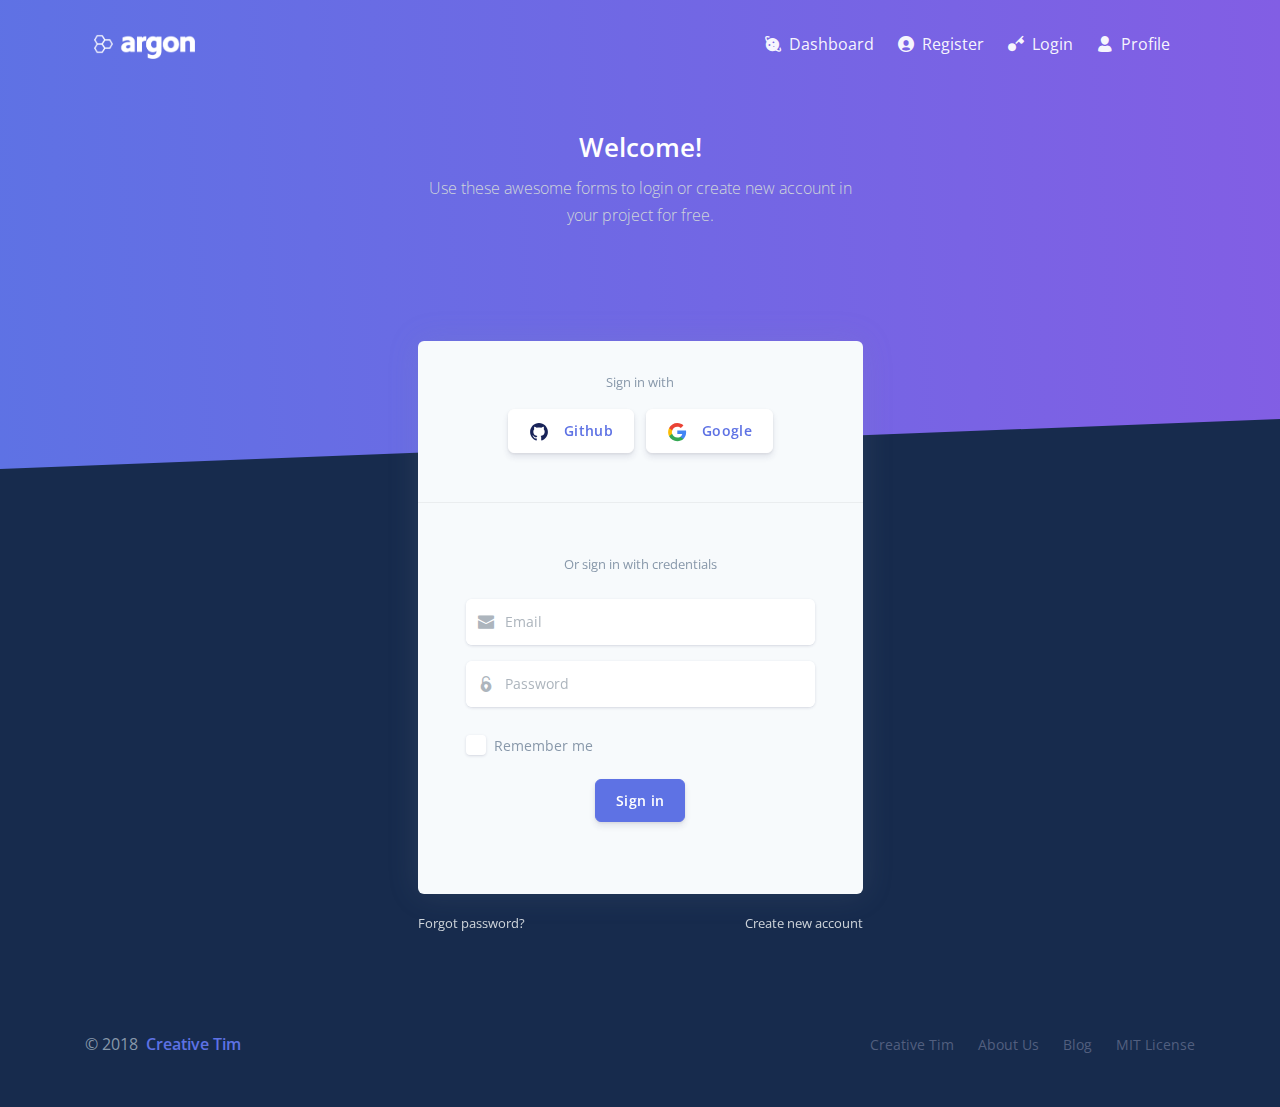
<file: dashboard/pages/login.html>
<!DOCTYPE html>
<html>

<head>
  <meta charset="utf-8">
  <meta name="viewport" content="width=device-width, initial-scale=1, shrink-to-fit=no">
  <meta name="description" content="Start your development with a Dashboard for Bootstrap 4.">
  <meta name="author" content="Creative Tim">
  <title>Argon Dashboard - Free Dashboard for Bootstrap 4</title>
  <!-- Favicon -->
  <link href="../assets/img/brand/favicon.png" rel="icon" type="image/png">
  <!-- Fonts -->
  <link href="https://fonts.googleapis.com/css?family=Open+Sans:300,400,600,700" rel="stylesheet">
  <!-- Icons -->
  <link href="../assets/vendor/nucleo/css/nucleo.css" rel="stylesheet">
  <link href="../assets/vendor/@fortawesome/fontawesome-free/css/all.min.css" rel="stylesheet">
  <!-- Argon CSS -->
  <link type="text/css" href="../assets/css/argon.css?v=1.0.0" rel="stylesheet">
</head>

<body class="bg-default">
  <div class="main-content">
    <!-- Navbar -->
    <nav class="navbar navbar-top navbar-horizontal navbar-expand-md navbar-dark">
      <div class="container px-4">
        <a class="navbar-brand" href="../index.html">
          <img src="../assets/img/brand/white.png" />
        </a>
        <button class="navbar-toggler" type="button" data-toggle="collapse" data-target="#navbar-collapse-main" aria-controls="navbarSupportedContent" aria-expanded="false" aria-label="Toggle navigation">
          <span class="navbar-toggler-icon"></span>
        </button>
        <div class="collapse navbar-collapse" id="navbar-collapse-main">
          <!-- Collapse header -->
          <div class="navbar-collapse-header d-md-none">
            <div class="row">
              <div class="col-6 collapse-brand">
                <a href="../index.html">
                  <img src="../assets/img/brand/blue.png">
                </a>
              </div>
              <div class="col-6 collapse-close">
                <button type="button" class="navbar-toggler" data-toggle="collapse" data-target="#navbar-collapse-main" aria-controls="sidenav-main" aria-expanded="false" aria-label="Toggle sidenav">
                  <span></span>
                  <span></span>
                </button>
              </div>
            </div>
          </div>
          <!-- Navbar items -->
          <ul class="navbar-nav ml-auto">
            <li class="nav-item">
              <a class="nav-link nav-link-icon" href="../index.html">
                <i class="ni ni-planet"></i>
                <span class="nav-link-inner--text">Dashboard</span>
              </a>
            </li>
            <li class="nav-item">
              <a class="nav-link nav-link-icon" href="../examples/register.html">
                <i class="ni ni-circle-08"></i>
                <span class="nav-link-inner--text">Register</span>
              </a>
            </li>
            <li class="nav-item">
              <a class="nav-link nav-link-icon" href="../examples/login.html">
                <i class="ni ni-key-25"></i>
                <span class="nav-link-inner--text">Login</span>
              </a>
            </li>
            <li class="nav-item">
              <a class="nav-link nav-link-icon" href="../examples/profile.html">
                <i class="ni ni-single-02"></i>
                <span class="nav-link-inner--text">Profile</span>
              </a>
            </li>
          </ul>
        </div>
      </div>
    </nav>
    <!-- Header -->
    <div class="header bg-gradient-primary py-7 py-lg-8">
      <div class="container">
        <div class="header-body text-center mb-7">
          <div class="row justify-content-center">
            <div class="col-lg-5 col-md-6">
              <h1 class="text-white">Welcome!</h1>
              <p class="text-lead text-light">Use these awesome forms to login or create new account in your project for free.</p>
            </div>
          </div>
        </div>
      </div>
      <div class="separator separator-bottom separator-skew zindex-100">
        <svg x="0" y="0" viewBox="0 0 2560 100" preserveAspectRatio="none" version="1.1" xmlns="http://www.w3.org/2000/svg">
          <polygon class="fill-default" points="2560 0 2560 100 0 100"></polygon>
        </svg>
      </div>
    </div>
    <!-- Page content -->
    <div class="container mt--8 pb-5">
      <div class="row justify-content-center">
        <div class="col-lg-5 col-md-7">
          <div class="card bg-secondary shadow border-0">
            <div class="card-header bg-transparent pb-5">
              <div class="text-muted text-center mt-2 mb-3"><small>Sign in with</small></div>
              <div class="btn-wrapper text-center">
                <a href="#" class="btn btn-neutral btn-icon">
                  <span class="btn-inner--icon"><img src="../assets/img/icons/common/github.svg"></span>
                  <span class="btn-inner--text">Github</span>
                </a>
                <a href="#" class="btn btn-neutral btn-icon">
                  <span class="btn-inner--icon"><img src="../assets/img/icons/common/google.svg"></span>
                  <span class="btn-inner--text">Google</span>
                </a>
              </div>
            </div>
            <div class="card-body px-lg-5 py-lg-5">
              <div class="text-center text-muted mb-4">
                <small>Or sign in with credentials</small>
              </div>
              <form role="form">
                <div class="form-group mb-3">
                  <div class="input-group input-group-alternative">
                    <div class="input-group-prepend">
                      <span class="input-group-text"><i class="ni ni-email-83"></i></span>
                    </div>
                    <input class="form-control" placeholder="Email" type="email">
                  </div>
                </div>
                <div class="form-group">
                  <div class="input-group input-group-alternative">
                    <div class="input-group-prepend">
                      <span class="input-group-text"><i class="ni ni-lock-circle-open"></i></span>
                    </div>
                    <input class="form-control" placeholder="Password" type="password">
                  </div>
                </div>
                <div class="custom-control custom-control-alternative custom-checkbox">
                  <input class="custom-control-input" id=" customCheckLogin" type="checkbox">
                  <label class="custom-control-label" for=" customCheckLogin">
                    <span class="text-muted">Remember me</span>
                  </label>
                </div>
                <div class="text-center">
                  <button type="button" class="btn btn-primary my-4">Sign in</button>
                </div>
              </form>
            </div>
          </div>
          <div class="row mt-3">
            <div class="col-6">
              <a href="#" class="text-light"><small>Forgot password?</small></a>
            </div>
            <div class="col-6 text-right">
              <a href="#" class="text-light"><small>Create new account</small></a>
            </div>
          </div>
        </div>
      </div>
    </div>
  </div>
  <!-- Footer -->
  <footer class="py-5">
    <div class="container">
      <div class="row align-items-center justify-content-xl-between">
        <div class="col-xl-6">
          <div class="copyright text-center text-xl-left text-muted">
            &copy; 2018 <a href="https://www.creative-tim.com" class="font-weight-bold ml-1" target="_blank">Creative Tim</a>
          </div>
        </div>
        <div class="col-xl-6">
          <ul class="nav nav-footer justify-content-center justify-content-xl-end">
            <li class="nav-item">
              <a href="https://www.creative-tim.com" class="nav-link" target="_blank">Creative Tim</a>
            </li>
            <li class="nav-item">
              <a href="https://www.creative-tim.com/presentation" class="nav-link" target="_blank">About Us</a>
            </li>
            <li class="nav-item">
              <a href="http://blog.creative-tim.com" class="nav-link" target="_blank">Blog</a>
            </li>
            <li class="nav-item">
              <a href="https://github.com/creativetimofficial/argon-dashboard/blob/master/LICENSE.md" class="nav-link" target="_blank">MIT License</a>
            </li>
          </ul>
        </div>
      </div>
    </div>
  </footer>
  <!-- Argon Scripts -->
  <!-- Core -->
  <script src="../assets/vendor/jquery/dist/jquery.min.js"></script>
  <script src="../assets/vendor/bootstrap/dist/js/bootstrap.bundle.min.js"></script>
  <!-- Argon JS -->
  <script src="../assets/js/argon.js?v=1.0.0"></script>
</body>

</html>
</file>
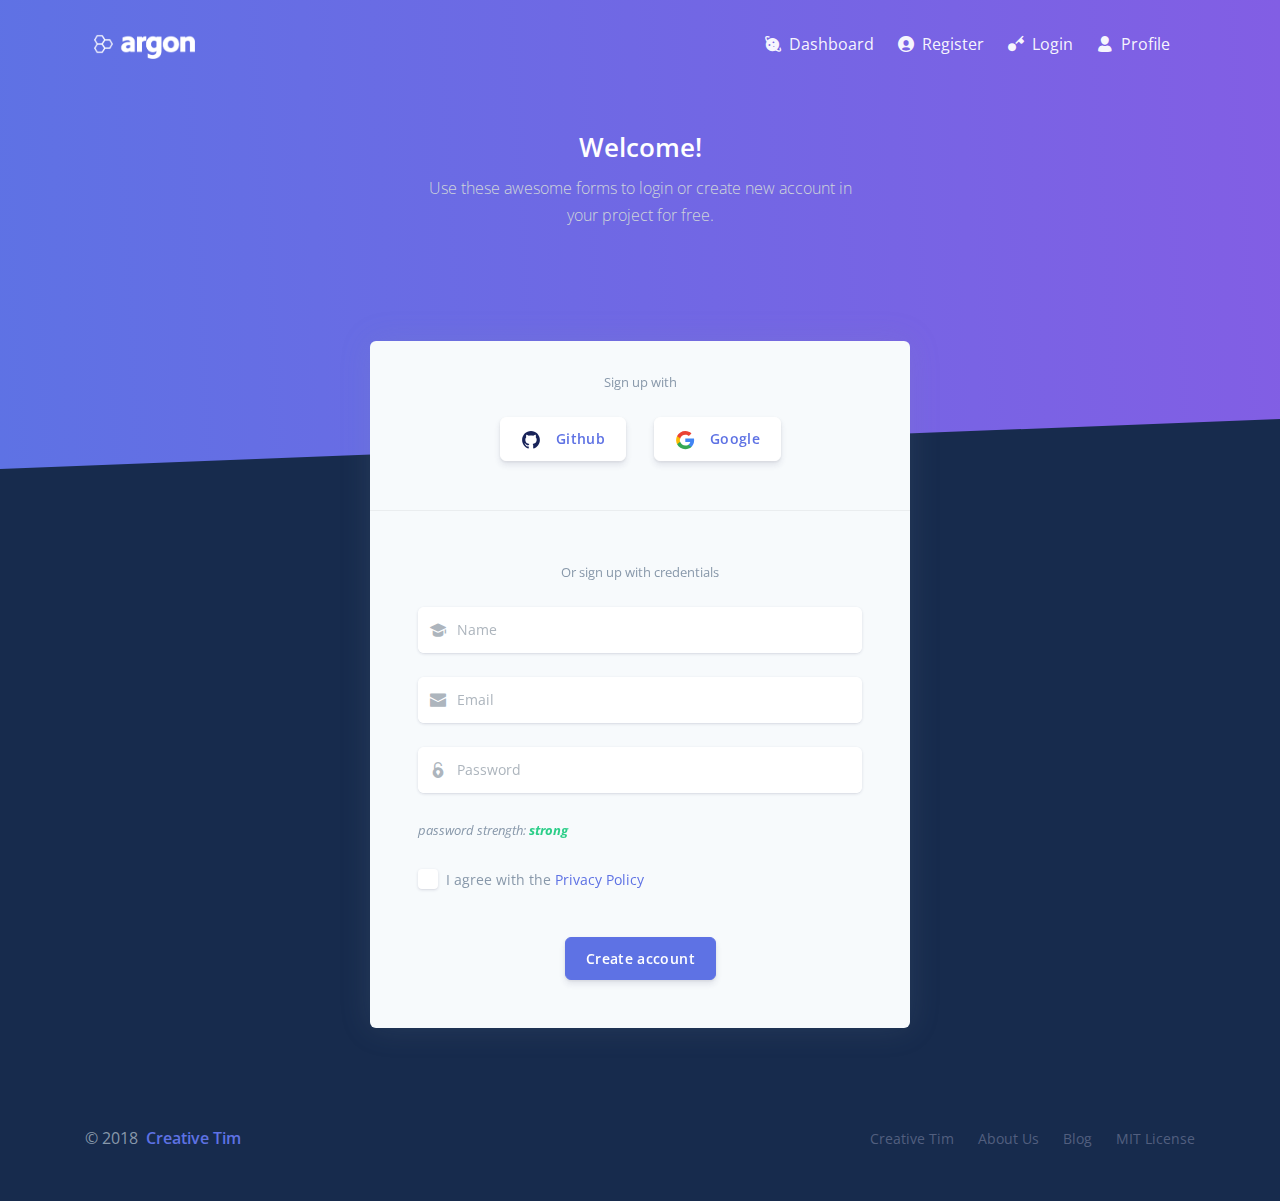
<file: dashboard/pages/register.html>
<!DOCTYPE html>
<html>

<head>
  <meta charset="utf-8">
  <meta name="viewport" content="width=device-width, initial-scale=1, shrink-to-fit=no">
  <meta name="description" content="Start your development with a Dashboard for Bootstrap 4.">
  <meta name="author" content="Creative Tim">
  <title>Argon Dashboard - Free Dashboard for Bootstrap 4</title>
  <!-- Favicon -->
  <link href="../assets/img/brand/favicon.png" rel="icon" type="image/png">
  <!-- Fonts -->
  <link href="https://fonts.googleapis.com/css?family=Open+Sans:300,400,600,700" rel="stylesheet">
  <!-- Icons -->
  <link href="../assets/vendor/nucleo/css/nucleo.css" rel="stylesheet">
  <link href="../assets/vendor/@fortawesome/fontawesome-free/css/all.min.css" rel="stylesheet">
  <!-- Argon CSS -->
  <link type="text/css" href="../assets/css/argon.css?v=1.0.0" rel="stylesheet">
</head>

<body class="bg-default">
  <div class="main-content">
    <!-- Navbar -->
    <nav class="navbar navbar-top navbar-horizontal navbar-expand-md navbar-dark">
      <div class="container px-4">
        <a class="navbar-brand" href="../index.html">
          <img src="../assets/img/brand/white.png" />
        </a>
        <button class="navbar-toggler" type="button" data-toggle="collapse" data-target="#navbar-collapse-main" aria-controls="navbarSupportedContent" aria-expanded="false" aria-label="Toggle navigation">
          <span class="navbar-toggler-icon"></span>
        </button>
        <div class="collapse navbar-collapse" id="navbar-collapse-main">
          <!-- Collapse header -->
          <div class="navbar-collapse-header d-md-none">
            <div class="row">
              <div class="col-6 collapse-brand">
                <a href="../index.html">
                  <img src="../assets/img/brand/blue.png">
                </a>
              </div>
              <div class="col-6 collapse-close">
                <button type="button" class="navbar-toggler" data-toggle="collapse" data-target="#navbar-collapse-main" aria-controls="sidenav-main" aria-expanded="false" aria-label="Toggle sidenav">
                  <span></span>
                  <span></span>
                </button>
              </div>
            </div>
          </div>
          <!-- Navbar items -->
          <ul class="navbar-nav ml-auto">
            <li class="nav-item">
              <a class="nav-link nav-link-icon" href="../index.html">
                <i class="ni ni-planet"></i>
                <span class="nav-link-inner--text">Dashboard</span>
              </a>
            </li>
            <li class="nav-item">
              <a class="nav-link nav-link-icon" href="../examples/register.html">
                <i class="ni ni-circle-08"></i>
                <span class="nav-link-inner--text">Register</span>
              </a>
            </li>
            <li class="nav-item">
              <a class="nav-link nav-link-icon" href="../examples/login.html">
                <i class="ni ni-key-25"></i>
                <span class="nav-link-inner--text">Login</span>
              </a>
            </li>
            <li class="nav-item">
              <a class="nav-link nav-link-icon" href="../examples/profile.html">
                <i class="ni ni-single-02"></i>
                <span class="nav-link-inner--text">Profile</span>
              </a>
            </li>
          </ul>
        </div>
      </div>
    </nav>
    <!-- Header -->
    <div class="header bg-gradient-primary py-7 py-lg-8">
      <div class="container">
        <div class="header-body text-center mb-7">
          <div class="row justify-content-center">
            <div class="col-lg-5 col-md-6">
              <h1 class="text-white">Welcome!</h1>
              <p class="text-lead text-light">Use these awesome forms to login or create new account in your project for free.</p>
            </div>
          </div>
        </div>
      </div>
      <div class="separator separator-bottom separator-skew zindex-100">
        <svg x="0" y="0" viewBox="0 0 2560 100" preserveAspectRatio="none" version="1.1" xmlns="http://www.w3.org/2000/svg">
          <polygon class="fill-default" points="2560 0 2560 100 0 100"></polygon>
        </svg>
      </div>
    </div>
    <!-- Page content -->
    <div class="container mt--8 pb-5">
      <!-- Table -->
      <div class="row justify-content-center">
        <div class="col-lg-6 col-md-8">
          <div class="card bg-secondary shadow border-0">
            <div class="card-header bg-transparent pb-5">
              <div class="text-muted text-center mt-2 mb-4"><small>Sign up with</small></div>
              <div class="text-center">
                <a href="#" class="btn btn-neutral btn-icon mr-4">
                  <span class="btn-inner--icon"><img src="../assets/img/icons/common/github.svg"></span>
                  <span class="btn-inner--text">Github</span>
                </a>
                <a href="#" class="btn btn-neutral btn-icon">
                  <span class="btn-inner--icon"><img src="../assets/img/icons/common/google.svg"></span>
                  <span class="btn-inner--text">Google</span>
                </a>
              </div>
            </div>
            <div class="card-body px-lg-5 py-lg-5">
              <div class="text-center text-muted mb-4">
                <small>Or sign up with credentials</small>
              </div>
              <form role="form">
                <div class="form-group">
                  <div class="input-group input-group-alternative mb-3">
                    <div class="input-group-prepend">
                      <span class="input-group-text"><i class="ni ni-hat-3"></i></span>
                    </div>
                    <input class="form-control" placeholder="Name" type="text">
                  </div>
                </div>
                <div class="form-group">
                  <div class="input-group input-group-alternative mb-3">
                    <div class="input-group-prepend">
                      <span class="input-group-text"><i class="ni ni-email-83"></i></span>
                    </div>
                    <input class="form-control" placeholder="Email" type="email">
                  </div>
                </div>
                <div class="form-group">
                  <div class="input-group input-group-alternative">
                    <div class="input-group-prepend">
                      <span class="input-group-text"><i class="ni ni-lock-circle-open"></i></span>
                    </div>
                    <input class="form-control" placeholder="Password" type="password">
                  </div>
                </div>
                <div class="text-muted font-italic"><small>password strength: <span class="text-success font-weight-700">strong</span></small></div>
                <div class="row my-4">
                  <div class="col-12">
                    <div class="custom-control custom-control-alternative custom-checkbox">
                      <input class="custom-control-input" id="customCheckRegister" type="checkbox">
                      <label class="custom-control-label" for="customCheckRegister">
                        <span class="text-muted">I agree with the <a href="#!">Privacy Policy</a></span>
                      </label>
                    </div>
                  </div>
                </div>
                <div class="text-center">
                  <button type="button" class="btn btn-primary mt-4">Create account</button>
                </div>
              </form>
            </div>
          </div>
        </div>
      </div>
    </div>
  </div>
  <!-- Footer -->
  <footer class="py-5">
    <div class="container">
      <div class="row align-items-center justify-content-xl-between">
        <div class="col-xl-6">
          <div class="copyright text-center text-xl-left text-muted">
            &copy; 2018 <a href="https://www.creative-tim.com" class="font-weight-bold ml-1" target="_blank">Creative Tim</a>
          </div>
        </div>
        <div class="col-xl-6">
          <ul class="nav nav-footer justify-content-center justify-content-xl-end">
            <li class="nav-item">
              <a href="https://www.creative-tim.com" class="nav-link" target="_blank">Creative Tim</a>
            </li>
            <li class="nav-item">
              <a href="https://www.creative-tim.com/presentation" class="nav-link" target="_blank">About Us</a>
            </li>
            <li class="nav-item">
              <a href="http://blog.creative-tim.com" class="nav-link" target="_blank">Blog</a>
            </li>
            <li class="nav-item">
              <a href="https://github.com/creativetimofficial/argon-dashboard/blob/master/LICENSE.md" class="nav-link" target="_blank">MIT License</a>
            </li>
          </ul>
        </div>
      </div>
    </div>
  </footer>
  <!-- Argon Scripts -->
  <!-- Core -->
  <script src="../assets/vendor/jquery/dist/jquery.min.js"></script>
  <script src="../assets/vendor/bootstrap/dist/js/bootstrap.bundle.min.js"></script>
  <!-- Argon JS -->
  <script src="../assets/js/argon.js?v=1.0.0"></script>
</body>

</html>
</file>
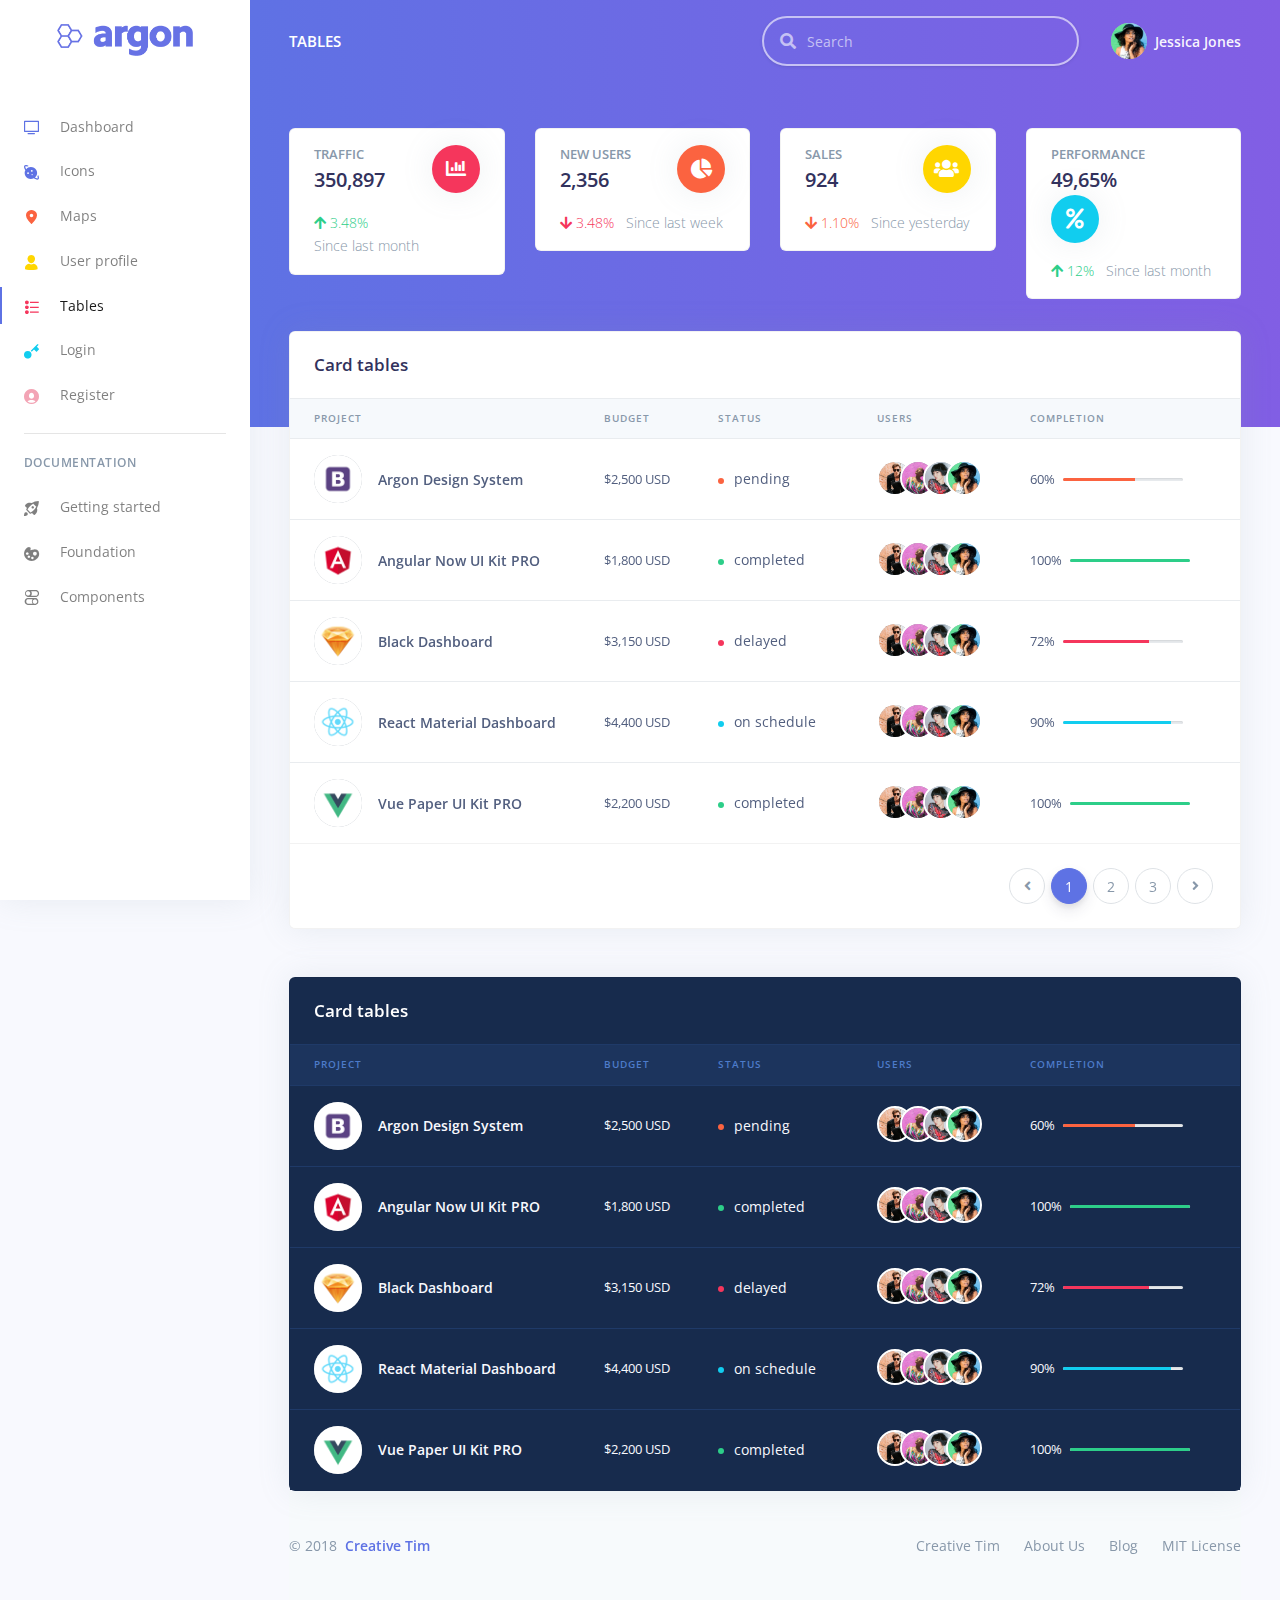
<file: dashboard/pages/tables.html>
<!DOCTYPE html>
<html>

<head>
  <meta charset="utf-8">
  <meta name="viewport" content="width=device-width, initial-scale=1, shrink-to-fit=no">
  <meta name="description" content="Start your development with a Dashboard for Bootstrap 4.">
  <meta name="author" content="Creative Tim">
  <title>Argon Dashboard - Free Dashboard for Bootstrap 4</title>
  <!-- Favicon -->
  <link href="../assets/img/brand/favicon.png" rel="icon" type="image/png">
  <!-- Fonts -->
  <link href="https://fonts.googleapis.com/css?family=Open+Sans:300,400,600,700" rel="stylesheet">
  <!-- Icons -->
  <link href="../assets/vendor/nucleo/css/nucleo.css" rel="stylesheet">
  <link href="../assets/vendor/@fortawesome/fontawesome-free/css/all.min.css" rel="stylesheet">
  <!-- Argon CSS -->
  <link type="text/css" href="../assets/css/argon.css?v=1.0.0" rel="stylesheet">
</head>

<body>
  <!-- Sidenav -->
  <nav class="navbar navbar-vertical fixed-left navbar-expand-md navbar-light bg-white" id="sidenav-main">
    <div class="container-fluid">
      <!-- Toggler -->
      <button class="navbar-toggler" type="button" data-toggle="collapse" data-target="#sidenav-collapse-main" aria-controls="sidenav-main" aria-expanded="false" aria-label="Toggle navigation">
        <span class="navbar-toggler-icon"></span>
      </button>
      <!-- Brand -->
      <a class="navbar-brand pt-0" href="../index.html">
        <img src="../assets/img/brand/blue.png" class="navbar-brand-img" alt="...">
      </a>
      <!-- User -->
      <ul class="nav align-items-center d-md-none">
        <li class="nav-item dropdown">
          <a class="nav-link nav-link-icon" href="#" role="button" data-toggle="dropdown" aria-haspopup="true" aria-expanded="false">
            <i class="ni ni-bell-55"></i>
          </a>
          <div class="dropdown-menu dropdown-menu-arrow dropdown-menu-right" aria-labelledby="navbar-default_dropdown_1">
            <a class="dropdown-item" href="#">Action</a>
            <a class="dropdown-item" href="#">Another action</a>
            <div class="dropdown-divider"></div>
            <a class="dropdown-item" href="#">Something else here</a>
          </div>
        </li>
        <li class="nav-item dropdown">
          <a class="nav-link" href="#" role="button" data-toggle="dropdown" aria-haspopup="true" aria-expanded="false">
            <div class="media align-items-center">
              <span class="avatar avatar-sm rounded-circle">
                <img alt="Image placeholder" src="../assets/img/theme/team-1-800x800.jpg">
              </span>
            </div>
          </a>
          <div class="dropdown-menu dropdown-menu-arrow dropdown-menu-right">
            <div class=" dropdown-header noti-title">
              <h6 class="text-overflow m-0">Welcome!</h6>
            </div>
            <a href="../examples/profile.html" class="dropdown-item">
              <i class="ni ni-single-02"></i>
              <span>My profile</span>
            </a>
            <a href="../examples/profile.html" class="dropdown-item">
              <i class="ni ni-settings-gear-65"></i>
              <span>Settings</span>
            </a>
            <a href="../examples/profile.html" class="dropdown-item">
              <i class="ni ni-calendar-grid-58"></i>
              <span>Activity</span>
            </a>
            <a href="../examples/profile.html" class="dropdown-item">
              <i class="ni ni-support-16"></i>
              <span>Support</span>
            </a>
            <div class="dropdown-divider"></div>
            <a href="#!" class="dropdown-item">
              <i class="ni ni-user-run"></i>
              <span>Logout</span>
            </a>
          </div>
        </li>
      </ul>
      <!-- Collapse -->
      <div class="collapse navbar-collapse" id="sidenav-collapse-main">
        <!-- Collapse header -->
        <div class="navbar-collapse-header d-md-none">
          <div class="row">
            <div class="col-6 collapse-brand">
              <a href="../index.html">
                <img src="../assets/img/brand/blue.png">
              </a>
            </div>
            <div class="col-6 collapse-close">
              <button type="button" class="navbar-toggler" data-toggle="collapse" data-target="#sidenav-collapse-main" aria-controls="sidenav-main" aria-expanded="false" aria-label="Toggle sidenav">
                <span></span>
                <span></span>
              </button>
            </div>
          </div>
        </div>
        <!-- Form -->
        <form class="mt-4 mb-3 d-md-none">
          <div class="input-group input-group-rounded input-group-merge">
            <input type="search" class="form-control form-control-rounded form-control-prepended" placeholder="Search" aria-label="Search">
            <div class="input-group-prepend">
              <div class="input-group-text">
                <span class="fa fa-search"></span>
              </div>
            </div>
          </div>
        </form>
        <!-- Navigation -->
        <ul class="navbar-nav">
          <li class="nav-item">
            <a class="nav-link" href="../index.html">
              <i class="ni ni-tv-2 text-primary"></i> Dashboard
            </a>
          </li>
          <li class="nav-item">
            <a class="nav-link" href="../examples/icons.html">
              <i class="ni ni-planet text-blue"></i> Icons
            </a>
          </li>
          <li class="nav-item">
            <a class="nav-link" href="../examples/maps.html">
              <i class="ni ni-pin-3 text-orange"></i> Maps
            </a>
          </li>
          <li class="nav-item">
            <a class="nav-link" href="../examples/profile.html">
              <i class="ni ni-single-02 text-yellow"></i> User profile
            </a>
          </li>
          <li class="nav-item">
            <a class="nav-link active" href="../examples/tables.html">
              <i class="ni ni-bullet-list-67 text-red"></i> Tables
            </a>
          </li>
          <li class="nav-item">
            <a class="nav-link" href="../examples/login.html">
              <i class="ni ni-key-25 text-info"></i> Login
            </a>
          </li>
          <li class="nav-item">
            <a class="nav-link" href="../examples/register.html">
              <i class="ni ni-circle-08 text-pink"></i> Register
            </a>
          </li>
        </ul>
        <!-- Divider -->
        <hr class="my-3">
        <!-- Heading -->
        <h6 class="navbar-heading text-muted">Documentation</h6>
        <!-- Navigation -->
        <ul class="navbar-nav mb-md-3">
          <li class="nav-item">
            <a class="nav-link" href="https://demos.creative-tim.com/argon-dashboard/docs/getting-started/overview.html">
              <i class="ni ni-spaceship"></i> Getting started
            </a>
          </li>
          <li class="nav-item">
            <a class="nav-link" href="https://demos.creative-tim.com/argon-dashboard/docs/foundation/colors.html">
              <i class="ni ni-palette"></i> Foundation
            </a>
          </li>
          <li class="nav-item">
            <a class="nav-link" href="https://demos.creative-tim.com/argon-dashboard/docs/components/alerts.html">
              <i class="ni ni-ui-04"></i> Components
            </a>
          </li>
        </ul>
      </div>
    </div>
  </nav>
  <!-- Main content -->
  <div class="main-content">
    <!-- Top navbar -->
    <nav class="navbar navbar-top navbar-expand-md navbar-dark" id="navbar-main">
      <div class="container-fluid">
        <!-- Brand -->
        <a class="h4 mb-0 text-white text-uppercase d-none d-lg-inline-block" href="../index.html">Tables</a>
        <!-- Form -->
        <form class="navbar-search navbar-search-dark form-inline mr-3 d-none d-md-flex ml-lg-auto">
          <div class="form-group mb-0">
            <div class="input-group input-group-alternative">
              <div class="input-group-prepend">
                <span class="input-group-text"><i class="fas fa-search"></i></span>
              </div>
              <input class="form-control" placeholder="Search" type="text">
            </div>
          </div>
        </form>
        <!-- User -->
        <ul class="navbar-nav align-items-center d-none d-md-flex">
          <li class="nav-item dropdown">
            <a class="nav-link pr-0" href="#" role="button" data-toggle="dropdown" aria-haspopup="true" aria-expanded="false">
              <div class="media align-items-center">
                <span class="avatar avatar-sm rounded-circle">
                  <img alt="Image placeholder" src="../assets/img/theme/team-4-800x800.jpg">
                </span>
                <div class="media-body ml-2 d-none d-lg-block">
                  <span class="mb-0 text-sm  font-weight-bold">Jessica Jones</span>
                </div>
              </div>
            </a>
            <div class="dropdown-menu dropdown-menu-arrow dropdown-menu-right">
              <div class=" dropdown-header noti-title">
                <h6 class="text-overflow m-0">Welcome!</h6>
              </div>
              <a href="../examples/profile.html" class="dropdown-item">
                <i class="ni ni-single-02"></i>
                <span>My profile</span>
              </a>
              <a href="../examples/profile.html" class="dropdown-item">
                <i class="ni ni-settings-gear-65"></i>
                <span>Settings</span>
              </a>
              <a href="../examples/profile.html" class="dropdown-item">
                <i class="ni ni-calendar-grid-58"></i>
                <span>Activity</span>
              </a>
              <a href="../examples/profile.html" class="dropdown-item">
                <i class="ni ni-support-16"></i>
                <span>Support</span>
              </a>
              <div class="dropdown-divider"></div>
              <a href="#!" class="dropdown-item">
                <i class="ni ni-user-run"></i>
                <span>Logout</span>
              </a>
            </div>
          </li>
        </ul>
      </div>
    </nav>
    <!-- Header -->
    <div class="header bg-gradient-primary pb-8 pt-5 pt-md-8">
      <div class="container-fluid">
        <div class="header-body">
          <!-- Card stats -->
          <div class="row">
            <div class="col-xl-3 col-lg-6">
              <div class="card card-stats mb-4 mb-xl-0">
                <div class="card-body">
                  <div class="row">
                    <div class="col">
                      <h5 class="card-title text-uppercase text-muted mb-0">Traffic</h5>
                      <span class="h2 font-weight-bold mb-0">350,897</span>
                    </div>
                    <div class="col-auto">
                      <div class="icon icon-shape bg-danger text-white rounded-circle shadow">
                        <i class="fas fa-chart-bar"></i>
                      </div>
                    </div>
                  </div>
                  <p class="mt-3 mb-0 text-muted text-sm">
                    <span class="text-success mr-2"><i class="fa fa-arrow-up"></i> 3.48%</span>
                    <span class="text-nowrap">Since last month</span>
                  </p>
                </div>
              </div>
            </div>
            <div class="col-xl-3 col-lg-6">
              <div class="card card-stats mb-4 mb-xl-0">
                <div class="card-body">
                  <div class="row">
                    <div class="col">
                      <h5 class="card-title text-uppercase text-muted mb-0">New users</h5>
                      <span class="h2 font-weight-bold mb-0">2,356</span>
                    </div>
                    <div class="col-auto">
                      <div class="icon icon-shape bg-warning text-white rounded-circle shadow">
                        <i class="fas fa-chart-pie"></i>
                      </div>
                    </div>
                  </div>
                  <p class="mt-3 mb-0 text-muted text-sm">
                    <span class="text-danger mr-2"><i class="fas fa-arrow-down"></i> 3.48%</span>
                    <span class="text-nowrap">Since last week</span>
                  </p>
                </div>
              </div>
            </div>
            <div class="col-xl-3 col-lg-6">
              <div class="card card-stats mb-4 mb-xl-0">
                <div class="card-body">
                  <div class="row">
                    <div class="col">
                      <h5 class="card-title text-uppercase text-muted mb-0">Sales</h5>
                      <span class="h2 font-weight-bold mb-0">924</span>
                    </div>
                    <div class="col-auto">
                      <div class="icon icon-shape bg-yellow text-white rounded-circle shadow">
                        <i class="fas fa-users"></i>
                      </div>
                    </div>
                  </div>
                  <p class="mt-3 mb-0 text-muted text-sm">
                    <span class="text-warning mr-2"><i class="fas fa-arrow-down"></i> 1.10%</span>
                    <span class="text-nowrap">Since yesterday</span>
                  </p>
                </div>
              </div>
            </div>
            <div class="col-xl-3 col-lg-6">
              <div class="card card-stats mb-4 mb-xl-0">
                <div class="card-body">
                  <div class="row">
                    <div class="col">
                      <h5 class="card-title text-uppercase text-muted mb-0">Performance</h5>
                      <span class="h2 font-weight-bold mb-0">49,65%</span>
                    </div>
                    <div class="col-auto">
                      <div class="icon icon-shape bg-info text-white rounded-circle shadow">
                        <i class="fas fa-percent"></i>
                      </div>
                    </div>
                  </div>
                  <p class="mt-3 mb-0 text-muted text-sm">
                    <span class="text-success mr-2"><i class="fas fa-arrow-up"></i> 12%</span>
                    <span class="text-nowrap">Since last month</span>
                  </p>
                </div>
              </div>
            </div>
          </div>
        </div>
      </div>
    </div>
    <!-- Page content -->
    <div class="container-fluid mt--7">
      <!-- Table -->
      <div class="row">
        <div class="col">
          <div class="card shadow">
            <div class="card-header border-0">
              <h3 class="mb-0">Card tables</h3>
            </div>
            <div class="table-responsive">
              <table class="table align-items-center table-flush">
                <thead class="thead-light">
                  <tr>
                    <th scope="col">Project</th>
                    <th scope="col">Budget</th>
                    <th scope="col">Status</th>
                    <th scope="col">Users</th>
                    <th scope="col">Completion</th>
                    <th scope="col"></th>
                  </tr>
                </thead>
                <tbody>
                  <tr>
                    <th scope="row">
                      <div class="media align-items-center">
                        <a href="#" class="avatar rounded-circle mr-3">
                          <img alt="Image placeholder" src="../assets/img/theme/bootstrap.jpg">
                        </a>
                        <div class="media-body">
                          <span class="mb-0 text-sm">Argon Design System</span>
                        </div>
                      </div>
                    </th>
                    <td>
                      $2,500 USD
                    </td>
                    <td>
                      <span class="badge badge-dot mr-4">
                        <i class="bg-warning"></i> pending
                      </span>
                    </td>
                    <td>
                      <div class="avatar-group">
                        <a href="#" class="avatar avatar-sm" data-toggle="tooltip" data-original-title="Ryan Tompson">
                          <img alt="Image placeholder" src="../assets/img/theme/team-1-800x800.jpg" class="rounded-circle">
                        </a>
                        <a href="#" class="avatar avatar-sm" data-toggle="tooltip" data-original-title="Romina Hadid">
                          <img alt="Image placeholder" src="../assets/img/theme/team-2-800x800.jpg" class="rounded-circle">
                        </a>
                        <a href="#" class="avatar avatar-sm" data-toggle="tooltip" data-original-title="Alexander Smith">
                          <img alt="Image placeholder" src="../assets/img/theme/team-3-800x800.jpg" class="rounded-circle">
                        </a>
                        <a href="#" class="avatar avatar-sm" data-toggle="tooltip" data-original-title="Jessica Doe">
                          <img alt="Image placeholder" src="../assets/img/theme/team-4-800x800.jpg" class="rounded-circle">
                        </a>
                      </div>
                    </td>
                    <td>
                      <div class="d-flex align-items-center">
                        <span class="mr-2">60%</span>
                        <div>
                          <div class="progress">
                            <div class="progress-bar bg-warning" role="progressbar" aria-valuenow="60" aria-valuemin="0" aria-valuemax="100" style="width: 60%;"></div>
                          </div>
                        </div>
                      </div>
                    </td>
                    <td class="text-right">
                      <div class="dropdown">
                        <a class="btn btn-sm btn-icon-only text-light" href="#" role="button" data-toggle="dropdown" aria-haspopup="true" aria-expanded="false">
                          <i class="fas fa-ellipsis-v"></i>
                        </a>
                        <div class="dropdown-menu dropdown-menu-right dropdown-menu-arrow">
                          <a class="dropdown-item" href="#">Action</a>
                          <a class="dropdown-item" href="#">Another action</a>
                          <a class="dropdown-item" href="#">Something else here</a>
                        </div>
                      </div>
                    </td>
                  </tr>
                  <tr>
                    <th scope="row">
                      <div class="media align-items-center">
                        <a href="#" class="avatar rounded-circle mr-3">
                          <img alt="Image placeholder" src="../assets/img/theme/angular.jpg">
                        </a>
                        <div class="media-body">
                          <span class="mb-0 text-sm">Angular Now UI Kit PRO</span>
                        </div>
                      </div>
                    </th>
                    <td>
                      $1,800 USD
                    </td>
                    <td>
                      <span class="badge badge-dot">
                        <i class="bg-success"></i> completed
                      </span>
                    </td>
                    <td>
                      <div class="avatar-group">
                        <a href="#" class="avatar avatar-sm" data-toggle="tooltip" data-original-title="Ryan Tompson">
                          <img alt="Image placeholder" src="../assets/img/theme/team-1-800x800.jpg" class="rounded-circle">
                        </a>
                        <a href="#" class="avatar avatar-sm" data-toggle="tooltip" data-original-title="Romina Hadid">
                          <img alt="Image placeholder" src="../assets/img/theme/team-2-800x800.jpg" class="rounded-circle">
                        </a>
                        <a href="#" class="avatar avatar-sm" data-toggle="tooltip" data-original-title="Alexander Smith">
                          <img alt="Image placeholder" src="../assets/img/theme/team-3-800x800.jpg" class="rounded-circle">
                        </a>
                        <a href="#" class="avatar avatar-sm" data-toggle="tooltip" data-original-title="Jessica Doe">
                          <img alt="Image placeholder" src="../assets/img/theme/team-4-800x800.jpg" class="rounded-circle">
                        </a>
                      </div>
                    </td>
                    <td>
                      <div class="d-flex align-items-center">
                        <span class="mr-2">100%</span>
                        <div>
                          <div class="progress">
                            <div class="progress-bar bg-success" role="progressbar" aria-valuenow="100" aria-valuemin="0" aria-valuemax="100" style="width: 100%;"></div>
                          </div>
                        </div>
                      </div>
                    </td>
                    <td class="text-right">
                      <div class="dropdown">
                        <a class="btn btn-sm btn-icon-only text-light" href="#" role="button" data-toggle="dropdown" aria-haspopup="true" aria-expanded="false">
                          <i class="fas fa-ellipsis-v"></i>
                        </a>
                        <div class="dropdown-menu dropdown-menu-right dropdown-menu-arrow">
                          <a class="dropdown-item" href="#">Action</a>
                          <a class="dropdown-item" href="#">Another action</a>
                          <a class="dropdown-item" href="#">Something else here</a>
                        </div>
                      </div>
                    </td>
                  </tr>
                  <tr>
                    <th scope="row">
                      <div class="media align-items-center">
                        <a href="#" class="avatar rounded-circle mr-3">
                          <img alt="Image placeholder" src="../assets/img/theme/sketch.jpg">
                        </a>
                        <div class="media-body">
                          <span class="mb-0 text-sm">Black Dashboard</span>
                        </div>
                      </div>
                    </th>
                    <td>
                      $3,150 USD
                    </td>
                    <td>
                      <span class="badge badge-dot mr-4">
                        <i class="bg-danger"></i> delayed
                      </span>
                    </td>
                    <td>
                      <div class="avatar-group">
                        <a href="#" class="avatar avatar-sm" data-toggle="tooltip" data-original-title="Ryan Tompson">
                          <img alt="Image placeholder" src="../assets/img/theme/team-1-800x800.jpg" class="rounded-circle">
                        </a>
                        <a href="#" class="avatar avatar-sm" data-toggle="tooltip" data-original-title="Romina Hadid">
                          <img alt="Image placeholder" src="../assets/img/theme/team-2-800x800.jpg" class="rounded-circle">
                        </a>
                        <a href="#" class="avatar avatar-sm" data-toggle="tooltip" data-original-title="Alexander Smith">
                          <img alt="Image placeholder" src="../assets/img/theme/team-3-800x800.jpg" class="rounded-circle">
                        </a>
                        <a href="#" class="avatar avatar-sm" data-toggle="tooltip" data-original-title="Jessica Doe">
                          <img alt="Image placeholder" src="../assets/img/theme/team-4-800x800.jpg" class="rounded-circle">
                        </a>
                      </div>
                    </td>
                    <td>
                      <div class="d-flex align-items-center">
                        <span class="mr-2">72%</span>
                        <div>
                          <div class="progress">
                            <div class="progress-bar bg-danger" role="progressbar" aria-valuenow="72" aria-valuemin="0" aria-valuemax="100" style="width: 72%;"></div>
                          </div>
                        </div>
                      </div>
                    </td>
                    <td class="text-right">
                      <div class="dropdown">
                        <a class="btn btn-sm btn-icon-only text-light" href="#" role="button" data-toggle="dropdown" aria-haspopup="true" aria-expanded="false">
                          <i class="fas fa-ellipsis-v"></i>
                        </a>
                        <div class="dropdown-menu dropdown-menu-right dropdown-menu-arrow">
                          <a class="dropdown-item" href="#">Action</a>
                          <a class="dropdown-item" href="#">Another action</a>
                          <a class="dropdown-item" href="#">Something else here</a>
                        </div>
                      </div>
                    </td>
                  </tr>
                  <tr>
                    <th scope="row">
                      <div class="media align-items-center">
                        <a href="#" class="avatar rounded-circle mr-3">
                          <img alt="Image placeholder" src="../assets/img/theme/react.jpg">
                        </a>
                        <div class="media-body">
                          <span class="mb-0 text-sm">React Material Dashboard</span>
                        </div>
                      </div>
                    </th>
                    <td>
                      $4,400 USD
                    </td>
                    <td>
                      <span class="badge badge-dot">
                        <i class="bg-info"></i> on schedule
                      </span>
                    </td>
                    <td>
                      <div class="avatar-group">
                        <a href="#" class="avatar avatar-sm" data-toggle="tooltip" data-original-title="Ryan Tompson">
                          <img alt="Image placeholder" src="../assets/img/theme/team-1-800x800.jpg" class="rounded-circle">
                        </a>
                        <a href="#" class="avatar avatar-sm" data-toggle="tooltip" data-original-title="Romina Hadid">
                          <img alt="Image placeholder" src="../assets/img/theme/team-2-800x800.jpg" class="rounded-circle">
                        </a>
                        <a href="#" class="avatar avatar-sm" data-toggle="tooltip" data-original-title="Alexander Smith">
                          <img alt="Image placeholder" src="../assets/img/theme/team-3-800x800.jpg" class="rounded-circle">
                        </a>
                        <a href="#" class="avatar avatar-sm" data-toggle="tooltip" data-original-title="Jessica Doe">
                          <img alt="Image placeholder" src="../assets/img/theme/team-4-800x800.jpg" class="rounded-circle">
                        </a>
                      </div>
                    </td>
                    <td>
                      <div class="d-flex align-items-center">
                        <span class="mr-2">90%</span>
                        <div>
                          <div class="progress">
                            <div class="progress-bar bg-info" role="progressbar" aria-valuenow="90" aria-valuemin="0" aria-valuemax="100" style="width: 90%;"></div>
                          </div>
                        </div>
                      </div>
                    </td>
                    <td class="text-right">
                      <div class="dropdown">
                        <a class="btn btn-sm btn-icon-only text-light" href="#" role="button" data-toggle="dropdown" aria-haspopup="true" aria-expanded="false">
                          <i class="fas fa-ellipsis-v"></i>
                        </a>
                        <div class="dropdown-menu dropdown-menu-right dropdown-menu-arrow">
                          <a class="dropdown-item" href="#">Action</a>
                          <a class="dropdown-item" href="#">Another action</a>
                          <a class="dropdown-item" href="#">Something else here</a>
                        </div>
                      </div>
                    </td>
                  </tr>
                  <tr>
                    <th scope="row">
                      <div class="media align-items-center">
                        <a href="#" class="avatar rounded-circle mr-3">
                          <img alt="Image placeholder" src="../assets/img/theme/vue.jpg">
                        </a>
                        <div class="media-body">
                          <span class="mb-0 text-sm">Vue Paper UI Kit PRO</span>
                        </div>
                      </div>
                    </th>
                    <td>
                      $2,200 USD
                    </td>
                    <td>
                      <span class="badge badge-dot mr-4">
                        <i class="bg-success"></i> completed
                      </span>
                    </td>
                    <td>
                      <div class="avatar-group">
                        <a href="#" class="avatar avatar-sm" data-toggle="tooltip" data-original-title="Ryan Tompson">
                          <img alt="Image placeholder" src="../assets/img/theme/team-1-800x800.jpg" class="rounded-circle">
                        </a>
                        <a href="#" class="avatar avatar-sm" data-toggle="tooltip" data-original-title="Romina Hadid">
                          <img alt="Image placeholder" src="../assets/img/theme/team-2-800x800.jpg" class="rounded-circle">
                        </a>
                        <a href="#" class="avatar avatar-sm" data-toggle="tooltip" data-original-title="Alexander Smith">
                          <img alt="Image placeholder" src="../assets/img/theme/team-3-800x800.jpg" class="rounded-circle">
                        </a>
                        <a href="#" class="avatar avatar-sm" data-toggle="tooltip" data-original-title="Jessica Doe">
                          <img alt="Image placeholder" src="../assets/img/theme/team-4-800x800.jpg" class="rounded-circle">
                        </a>
                      </div>
                    </td>
                    <td>
                      <div class="d-flex align-items-center">
                        <span class="mr-2">100%</span>
                        <div>
                          <div class="progress">
                            <div class="progress-bar bg-success" role="progressbar" aria-valuenow="100" aria-valuemin="0" aria-valuemax="100" style="width: 100%;"></div>
                          </div>
                        </div>
                      </div>
                    </td>
                    <td class="text-right">
                      <div class="dropdown">
                        <a class="btn btn-sm btn-icon-only text-light" href="#" role="button" data-toggle="dropdown" aria-haspopup="true" aria-expanded="false">
                          <i class="fas fa-ellipsis-v"></i>
                        </a>
                        <div class="dropdown-menu dropdown-menu-right dropdown-menu-arrow">
                          <a class="dropdown-item" href="#">Action</a>
                          <a class="dropdown-item" href="#">Another action</a>
                          <a class="dropdown-item" href="#">Something else here</a>
                        </div>
                      </div>
                    </td>
                  </tr>
                </tbody>
              </table>
            </div>
            <div class="card-footer py-4">
              <nav aria-label="...">
                <ul class="pagination justify-content-end mb-0">
                  <li class="page-item disabled">
                    <a class="page-link" href="#" tabindex="-1">
                      <i class="fas fa-angle-left"></i>
                      <span class="sr-only">Previous</span>
                    </a>
                  </li>
                  <li class="page-item active">
                    <a class="page-link" href="#">1</a>
                  </li>
                  <li class="page-item">
                    <a class="page-link" href="#">2 <span class="sr-only">(current)</span></a>
                  </li>
                  <li class="page-item"><a class="page-link" href="#">3</a></li>
                  <li class="page-item">
                    <a class="page-link" href="#">
                      <i class="fas fa-angle-right"></i>
                      <span class="sr-only">Next</span>
                    </a>
                  </li>
                </ul>
              </nav>
            </div>
          </div>
        </div>
      </div>
      <!-- Dark table -->
      <div class="row mt-5">
        <div class="col">
          <div class="card bg-default shadow">
            <div class="card-header bg-transparent border-0">
              <h3 class="text-white mb-0">Card tables</h3>
            </div>
            <div class="table-responsive">
              <table class="table align-items-center table-dark table-flush">
                <thead class="thead-dark">
                  <tr>
                    <th scope="col">Project</th>
                    <th scope="col">Budget</th>
                    <th scope="col">Status</th>
                    <th scope="col">Users</th>
                    <th scope="col">Completion</th>
                    <th scope="col"></th>
                  </tr>
                </thead>
                <tbody>
                  <tr>
                    <th scope="row">
                      <div class="media align-items-center">
                        <a href="#" class="avatar rounded-circle mr-3">
                          <img alt="Image placeholder" src="../assets/img/theme/bootstrap.jpg">
                        </a>
                        <div class="media-body">
                          <span class="mb-0 text-sm">Argon Design System</span>
                        </div>
                      </div>
                    </th>
                    <td>
                      $2,500 USD
                    </td>
                    <td>
                      <span class="badge badge-dot mr-4">
                        <i class="bg-warning"></i> pending
                      </span>
                    </td>
                    <td>
                      <div class="avatar-group">
                        <a href="#" class="avatar avatar-sm" data-toggle="tooltip" data-original-title="Ryan Tompson">
                          <img alt="Image placeholder" src="../assets/img/theme/team-1-800x800.jpg" class="rounded-circle">
                        </a>
                        <a href="#" class="avatar avatar-sm" data-toggle="tooltip" data-original-title="Romina Hadid">
                          <img alt="Image placeholder" src="../assets/img/theme/team-2-800x800.jpg" class="rounded-circle">
                        </a>
                        <a href="#" class="avatar avatar-sm" data-toggle="tooltip" data-original-title="Alexander Smith">
                          <img alt="Image placeholder" src="../assets/img/theme/team-3-800x800.jpg" class="rounded-circle">
                        </a>
                        <a href="#" class="avatar avatar-sm" data-toggle="tooltip" data-original-title="Jessica Doe">
                          <img alt="Image placeholder" src="../assets/img/theme/team-4-800x800.jpg" class="rounded-circle">
                        </a>
                      </div>
                    </td>
                    <td>
                      <div class="d-flex align-items-center">
                        <span class="mr-2">60%</span>
                        <div>
                          <div class="progress">
                            <div class="progress-bar bg-warning" role="progressbar" aria-valuenow="60" aria-valuemin="0" aria-valuemax="100" style="width: 60%;"></div>
                          </div>
                        </div>
                      </div>
                    </td>
                    <td class="text-right">
                      <div class="dropdown">
                        <a class="btn btn-sm btn-icon-only text-light" href="#" role="button" data-toggle="dropdown" aria-haspopup="true" aria-expanded="false">
                          <i class="fas fa-ellipsis-v"></i>
                        </a>
                        <div class="dropdown-menu dropdown-menu-right dropdown-menu-arrow">
                          <a class="dropdown-item" href="#">Action</a>
                          <a class="dropdown-item" href="#">Another action</a>
                          <a class="dropdown-item" href="#">Something else here</a>
                        </div>
                      </div>
                    </td>
                  </tr>
                  <tr>
                    <th scope="row">
                      <div class="media align-items-center">
                        <a href="#" class="avatar rounded-circle mr-3">
                          <img alt="Image placeholder" src="../assets/img/theme/angular.jpg">
                        </a>
                        <div class="media-body">
                          <span class="mb-0 text-sm">Angular Now UI Kit PRO</span>
                        </div>
                      </div>
                    </th>
                    <td>
                      $1,800 USD
                    </td>
                    <td>
                      <span class="badge badge-dot">
                        <i class="bg-success"></i> completed
                      </span>
                    </td>
                    <td>
                      <div class="avatar-group">
                        <a href="#" class="avatar avatar-sm" data-toggle="tooltip" data-original-title="Ryan Tompson">
                          <img alt="Image placeholder" src="../assets/img/theme/team-1-800x800.jpg" class="rounded-circle">
                        </a>
                        <a href="#" class="avatar avatar-sm" data-toggle="tooltip" data-original-title="Romina Hadid">
                          <img alt="Image placeholder" src="../assets/img/theme/team-2-800x800.jpg" class="rounded-circle">
                        </a>
                        <a href="#" class="avatar avatar-sm" data-toggle="tooltip" data-original-title="Alexander Smith">
                          <img alt="Image placeholder" src="../assets/img/theme/team-3-800x800.jpg" class="rounded-circle">
                        </a>
                        <a href="#" class="avatar avatar-sm" data-toggle="tooltip" data-original-title="Jessica Doe">
                          <img alt="Image placeholder" src="../assets/img/theme/team-4-800x800.jpg" class="rounded-circle">
                        </a>
                      </div>
                    </td>
                    <td>
                      <div class="d-flex align-items-center">
                        <span class="mr-2">100%</span>
                        <div>
                          <div class="progress">
                            <div class="progress-bar bg-success" role="progressbar" aria-valuenow="100" aria-valuemin="0" aria-valuemax="100" style="width: 100%;"></div>
                          </div>
                        </div>
                      </div>
                    </td>
                    <td class="text-right">
                      <div class="dropdown">
                        <a class="btn btn-sm btn-icon-only text-light" href="#" role="button" data-toggle="dropdown" aria-haspopup="true" aria-expanded="false">
                          <i class="fas fa-ellipsis-v"></i>
                        </a>
                        <div class="dropdown-menu dropdown-menu-right dropdown-menu-arrow">
                          <a class="dropdown-item" href="#">Action</a>
                          <a class="dropdown-item" href="#">Another action</a>
                          <a class="dropdown-item" href="#">Something else here</a>
                        </div>
                      </div>
                    </td>
                  </tr>
                  <tr>
                    <th scope="row">
                      <div class="media align-items-center">
                        <a href="#" class="avatar rounded-circle mr-3">
                          <img alt="Image placeholder" src="../assets/img/theme/sketch.jpg">
                        </a>
                        <div class="media-body">
                          <span class="mb-0 text-sm">Black Dashboard</span>
                        </div>
                      </div>
                    </th>
                    <td>
                      $3,150 USD
                    </td>
                    <td>
                      <span class="badge badge-dot mr-4">
                        <i class="bg-danger"></i> delayed
                      </span>
                    </td>
                    <td>
                      <div class="avatar-group">
                        <a href="#" class="avatar avatar-sm" data-toggle="tooltip" data-original-title="Ryan Tompson">
                          <img alt="Image placeholder" src="../assets/img/theme/team-1-800x800.jpg" class="rounded-circle">
                        </a>
                        <a href="#" class="avatar avatar-sm" data-toggle="tooltip" data-original-title="Romina Hadid">
                          <img alt="Image placeholder" src="../assets/img/theme/team-2-800x800.jpg" class="rounded-circle">
                        </a>
                        <a href="#" class="avatar avatar-sm" data-toggle="tooltip" data-original-title="Alexander Smith">
                          <img alt="Image placeholder" src="../assets/img/theme/team-3-800x800.jpg" class="rounded-circle">
                        </a>
                        <a href="#" class="avatar avatar-sm" data-toggle="tooltip" data-original-title="Jessica Doe">
                          <img alt="Image placeholder" src="../assets/img/theme/team-4-800x800.jpg" class="rounded-circle">
                        </a>
                      </div>
                    </td>
                    <td>
                      <div class="d-flex align-items-center">
                        <span class="mr-2">72%</span>
                        <div>
                          <div class="progress">
                            <div class="progress-bar bg-danger" role="progressbar" aria-valuenow="72" aria-valuemin="0" aria-valuemax="100" style="width: 72%;"></div>
                          </div>
                        </div>
                      </div>
                    </td>
                    <td class="text-right">
                      <div class="dropdown">
                        <a class="btn btn-sm btn-icon-only text-light" href="#" role="button" data-toggle="dropdown" aria-haspopup="true" aria-expanded="false">
                          <i class="fas fa-ellipsis-v"></i>
                        </a>
                        <div class="dropdown-menu dropdown-menu-right dropdown-menu-arrow">
                          <a class="dropdown-item" href="#">Action</a>
                          <a class="dropdown-item" href="#">Another action</a>
                          <a class="dropdown-item" href="#">Something else here</a>
                        </div>
                      </div>
                    </td>
                  </tr>
                  <tr>
                    <th scope="row">
                      <div class="media align-items-center">
                        <a href="#" class="avatar rounded-circle mr-3">
                          <img alt="Image placeholder" src="../assets/img/theme/react.jpg">
                        </a>
                        <div class="media-body">
                          <span class="mb-0 text-sm">React Material Dashboard</span>
                        </div>
                      </div>
                    </th>
                    <td>
                      $4,400 USD
                    </td>
                    <td>
                      <span class="badge badge-dot">
                        <i class="bg-info"></i> on schedule
                      </span>
                    </td>
                    <td>
                      <div class="avatar-group">
                        <a href="#" class="avatar avatar-sm" data-toggle="tooltip" data-original-title="Ryan Tompson">
                          <img alt="Image placeholder" src="../assets/img/theme/team-1-800x800.jpg" class="rounded-circle">
                        </a>
                        <a href="#" class="avatar avatar-sm" data-toggle="tooltip" data-original-title="Romina Hadid">
                          <img alt="Image placeholder" src="../assets/img/theme/team-2-800x800.jpg" class="rounded-circle">
                        </a>
                        <a href="#" class="avatar avatar-sm" data-toggle="tooltip" data-original-title="Alexander Smith">
                          <img alt="Image placeholder" src="../assets/img/theme/team-3-800x800.jpg" class="rounded-circle">
                        </a>
                        <a href="#" class="avatar avatar-sm" data-toggle="tooltip" data-original-title="Jessica Doe">
                          <img alt="Image placeholder" src="../assets/img/theme/team-4-800x800.jpg" class="rounded-circle">
                        </a>
                      </div>
                    </td>
                    <td>
                      <div class="d-flex align-items-center">
                        <span class="mr-2">90%</span>
                        <div>
                          <div class="progress">
                            <div class="progress-bar bg-info" role="progressbar" aria-valuenow="90" aria-valuemin="0" aria-valuemax="100" style="width: 90%;"></div>
                          </div>
                        </div>
                      </div>
                    </td>
                    <td class="text-right">
                      <div class="dropdown">
                        <a class="btn btn-sm btn-icon-only text-light" href="#" role="button" data-toggle="dropdown" aria-haspopup="true" aria-expanded="false">
                          <i class="fas fa-ellipsis-v"></i>
                        </a>
                        <div class="dropdown-menu dropdown-menu-right dropdown-menu-arrow">
                          <a class="dropdown-item" href="#">Action</a>
                          <a class="dropdown-item" href="#">Another action</a>
                          <a class="dropdown-item" href="#">Something else here</a>
                        </div>
                      </div>
                    </td>
                  </tr>
                  <tr>
                    <th scope="row">
                      <div class="media align-items-center">
                        <a href="#" class="avatar rounded-circle mr-3">
                          <img alt="Image placeholder" src="../assets/img/theme/vue.jpg">
                        </a>
                        <div class="media-body">
                          <span class="mb-0 text-sm">Vue Paper UI Kit PRO</span>
                        </div>
                      </div>
                    </th>
                    <td>
                      $2,200 USD
                    </td>
                    <td>
                      <span class="badge badge-dot mr-4">
                        <i class="bg-success"></i> completed
                      </span>
                    </td>
                    <td>
                      <div class="avatar-group">
                        <a href="#" class="avatar avatar-sm" data-toggle="tooltip" data-original-title="Ryan Tompson">
                          <img alt="Image placeholder" src="../assets/img/theme/team-1-800x800.jpg" class="rounded-circle">
                        </a>
                        <a href="#" class="avatar avatar-sm" data-toggle="tooltip" data-original-title="Romina Hadid">
                          <img alt="Image placeholder" src="../assets/img/theme/team-2-800x800.jpg" class="rounded-circle">
                        </a>
                        <a href="#" class="avatar avatar-sm" data-toggle="tooltip" data-original-title="Alexander Smith">
                          <img alt="Image placeholder" src="../assets/img/theme/team-3-800x800.jpg" class="rounded-circle">
                        </a>
                        <a href="#" class="avatar avatar-sm" data-toggle="tooltip" data-original-title="Jessica Doe">
                          <img alt="Image placeholder" src="../assets/img/theme/team-4-800x800.jpg" class="rounded-circle">
                        </a>
                      </div>
                    </td>
                    <td>
                      <div class="d-flex align-items-center">
                        <span class="mr-2">100%</span>
                        <div>
                          <div class="progress">
                            <div class="progress-bar bg-success" role="progressbar" aria-valuenow="100" aria-valuemin="0" aria-valuemax="100" style="width: 100%;"></div>
                          </div>
                        </div>
                      </div>
                    </td>
                    <td class="text-right">
                      <div class="dropdown">
                        <a class="btn btn-sm btn-icon-only text-light" href="#" role="button" data-toggle="dropdown" aria-haspopup="true" aria-expanded="false">
                          <i class="fas fa-ellipsis-v"></i>
                        </a>
                        <div class="dropdown-menu dropdown-menu-right dropdown-menu-arrow">
                          <a class="dropdown-item" href="#">Action</a>
                          <a class="dropdown-item" href="#">Another action</a>
                          <a class="dropdown-item" href="#">Something else here</a>
                        </div>
                      </div>
                    </td>
                  </tr>
                </tbody>
              </table>
            </div>
          </div>
        </div>
      </div>
      <!-- Footer -->
      <footer class="footer">
        <div class="row align-items-center justify-content-xl-between">
          <div class="col-xl-6">
            <div class="copyright text-center text-xl-left text-muted">
              &copy; 2018 <a href="https://www.creative-tim.com" class="font-weight-bold ml-1" target="_blank">Creative Tim</a>
            </div>
          </div>
          <div class="col-xl-6">
            <ul class="nav nav-footer justify-content-center justify-content-xl-end">
              <li class="nav-item">
                <a href="https://www.creative-tim.com" class="nav-link" target="_blank">Creative Tim</a>
              </li>
              <li class="nav-item">
                <a href="https://www.creative-tim.com/presentation" class="nav-link" target="_blank">About Us</a>
              </li>
              <li class="nav-item">
                <a href="http://blog.creative-tim.com" class="nav-link" target="_blank">Blog</a>
              </li>
              <li class="nav-item">
                <a href="https://github.com/creativetimofficial/argon-dashboard/blob/master/LICENSE.md" class="nav-link" target="_blank">MIT License</a>
              </li>
            </ul>
          </div>
        </div>
      </footer>
    </div>
  </div>
  <!-- Argon Scripts -->
  <!-- Core -->
  <script src="../assets/vendor/jquery/dist/jquery.min.js"></script>
  <script src="../assets/vendor/bootstrap/dist/js/bootstrap.bundle.min.js"></script>
  <!-- Argon JS -->
  <script src="../assets/js/argon.js?v=1.0.0"></script>
</body>

</html>
</file>
<file: dashboard/assets/vendor/nucleo/css/nucleo.css>
/*--------------------------------

hermes-dashboard-icons Web Font - built using nucleoapp.com
License - nucleoapp.com/license/

-------------------------------- */
@font-face {
  font-family: 'NucleoIcons';
  src: url('../fonts/nucleo-icons.eot');
  src: url('../fonts/nucleo-icons.eot') format('embedded-opentype'), url('../fonts/nucleo-icons.woff2') format('woff2'), url('../fonts/nucleo-icons.woff') format('woff'), url('../fonts/nucleo-icons.ttf') format('truetype'), url('../fonts/nucleo-icons.svg') format('svg');
  font-weight: normal;
  font-style: normal;
}
/*------------------------
    base class definition
-------------------------*/
.ni {
  display: inline-block;
  font: normal normal normal 14px/1 NucleoIcons;
  font-size: inherit;
  text-rendering: auto;
  -webkit-font-smoothing: antialiased;
  -moz-osx-font-smoothing: grayscale;
}
/*------------------------
  change icon size
-------------------------*/
.ni-lg {
  font-size: 1.33333333em;
  line-height: 0.75em;
  vertical-align: -15%;
}
.ni-2x {
  font-size: 2em;
}
.ni-3x {
  font-size: 3em;
}
.ni-4x {
  font-size: 4em;
}
.ni-5x {
  font-size: 5em;
}

/*----------------------------------
  add a square/circle background
-----------------------------------*/
.ni.square,
.ni.circle {
  padding: 0.33333333em;
  vertical-align: -16%;
  background-color: #eee;
}
.ni.circle {
  border-radius: 50%;
}
/*------------------------
  list icons
-------------------------*/
.ni-ul {
  padding-left: 0;
  margin-left: 2.14285714em;
  list-style-type: none;
}
.ni-ul > li {
  position: relative;
}
.ni-ul > li > .ni {
  position: absolute;
  left: -1.57142857em;
  top: 0.14285714em;
  text-align: center;
}
.ni-ul > li > .ni.lg {
  top: 0;
  left: -1.35714286em;
}
.ni-ul > li > .ni.circle,
.ni-ul > li > .ni.square {
  top: -0.19047619em;
  left: -1.9047619em;
}
/*------------------------
  spinning icons
-------------------------*/
.ni.spin {
  -webkit-animation: nc-spin 2s infinite linear;
  -moz-animation: nc-spin 2s infinite linear;
  animation: nc-spin 2s infinite linear;
}
@-webkit-keyframes nc-spin {
  0% {
    -webkit-transform: rotate(0deg);
  }
  100% {
    -webkit-transform: rotate(360deg);
  }
}
@-moz-keyframes nc-spin {
  0% {
    -moz-transform: rotate(0deg);
  }
  100% {
    -moz-transform: rotate(360deg);
  }
}
@keyframes nc-spin {
  0% {
    -webkit-transform: rotate(0deg);
    -moz-transform: rotate(0deg);
    -ms-transform: rotate(0deg);
    -o-transform: rotate(0deg);
    transform: rotate(0deg);
  }
  100% {
    -webkit-transform: rotate(360deg);
    -moz-transform: rotate(360deg);
    -ms-transform: rotate(360deg);
    -o-transform: rotate(360deg);
    transform: rotate(360deg);
  }
}
/*------------------------
  rotated/flipped icons
-------------------------*/
.ni.rotate-90 {
  filter: progid:DXImageTransform.Microsoft.BasicImage(rotation=1);
  -webkit-transform: rotate(90deg);
  -moz-transform: rotate(90deg);
  -ms-transform: rotate(90deg);
  -o-transform: rotate(90deg);
  transform: rotate(90deg);
}
.ni.rotate-180 {
  filter: progid:DXImageTransform.Microsoft.BasicImage(rotation=2);
  -webkit-transform: rotate(180deg);
  -moz-transform: rotate(180deg);
  -ms-transform: rotate(180deg);
  -o-transform: rotate(180deg);
  transform: rotate(180deg);
}
.ni.rotate-270 {
  filter: progid:DXImageTransform.Microsoft.BasicImage(rotation=3);
  -webkit-transform: rotate(270deg);
  -moz-transform: rotate(270deg);
  -ms-transform: rotate(270deg);
  -o-transform: rotate(270deg);
  transform: rotate(270deg);
}
.ni.flip-y {
  filter: progid:DXImageTransform.Microsoft.BasicImage(rotation=0);
  -webkit-transform: scale(-1, 1);
  -moz-transform: scale(-1, 1);
  -ms-transform: scale(-1, 1);
  -o-transform: scale(-1, 1);
  transform: scale(-1, 1);
}
.ni.flip-x {
  filter: progid:DXImageTransform.Microsoft.BasicImage(rotation=2);
  -webkit-transform: scale(1, -1);
  -moz-transform: scale(1, -1);
  -ms-transform: scale(1, -1);
  -o-transform: scale(1, -1);
  transform: scale(1, -1);
}
/*------------------------
    font icons
-------------------------*/

.ni-active-40::before {
    content: "\ea02";
}

.ni-air-baloon::before {
    content: "\ea03";
}

.ni-album-2::before {
    content: "\ea04";
}

.ni-align-center::before {
    content: "\ea05";
}

.ni-align-left-2::before {
    content: "\ea06";
}

.ni-ambulance::before {
    content: "\ea07";
}

.ni-app::before {
    content: "\ea08";
}

.ni-archive-2::before {
    content: "\ea09";
}

.ni-atom::before {
    content: "\ea0a";
}

.ni-badge::before {
    content: "\ea0b";
}

.ni-bag-17::before {
    content: "\ea0c";
}

.ni-basket::before {
    content: "\ea0d";
}

.ni-bell-55::before {
    content: "\ea0e";
}

.ni-bold-down::before {
    content: "\ea0f";
}

.ni-bold-left::before {
    content: "\ea10";
}

.ni-bold-right::before {
    content: "\ea11";
}

.ni-bold-up::before {
    content: "\ea12";
}

.ni-bold::before {
    content: "\ea13";
}

.ni-book-bookmark::before {
    content: "\ea14";
}

.ni-books::before {
    content: "\ea15";
}

.ni-box-2::before {
    content: "\ea16";
}

.ni-briefcase-24::before {
    content: "\ea17";
}

.ni-building::before {
    content: "\ea18";
}

.ni-bulb-61::before {
    content: "\ea19";
}

.ni-bullet-list-67::before {
    content: "\ea1a";
}

.ni-bus-front-12::before {
    content: "\ea1b";
}

.ni-button-pause::before {
    content: "\ea1c";
}

.ni-button-play::before {
    content: "\ea1d";
}

.ni-button-power::before {
    content: "\ea1e";
}

.ni-calendar-grid-58::before {
    content: "\ea1f";
}

.ni-camera-compact::before {
    content: "\ea20";
}

.ni-caps-small::before {
    content: "\ea21";
}

.ni-cart::before {
    content: "\ea22";
}

.ni-chart-bar-32::before {
    content: "\ea23";
}

.ni-chart-pie-35::before {
    content: "\ea24";
}

.ni-chat-round::before {
    content: "\ea25";
}

.ni-check-bold::before {
    content: "\ea26";
}

.ni-circle-08::before {
    content: "\ea27";
}

.ni-cloud-download-95::before {
    content: "\ea28";
}

.ni-cloud-upload-96::before {
    content: "\ea29";
}

.ni-compass-04::before {
    content: "\ea2a";
}

.ni-controller::before {
    content: "\ea2b";
}

.ni-credit-card::before {
    content: "\ea2c";
}

.ni-curved-next::before {
    content: "\ea2d";
}

.ni-delivery-fast::before {
    content: "\ea2e";
}

.ni-diamond::before {
    content: "\ea2f";
}

.ni-email-83::before {
    content: "\ea30";
}

.ni-fat-add::before {
    content: "\ea31";
}

.ni-fat-delete::before {
    content: "\ea32";
}

.ni-fat-remove::before {
    content: "\ea33";
}

.ni-favourite-28::before {
    content: "\ea34";
}

.ni-folder-17::before {
    content: "\ea35";
}

.ni-glasses-2::before {
    content: "\ea36";
}

.ni-hat-3::before {
    content: "\ea37";
}

.ni-headphones::before {
    content: "\ea38";
}

.ni-html5::before {
    content: "\ea39";
}

.ni-istanbul::before {
    content: "\ea3a";
}

.ni-key-25::before {
    content: "\ea3b";
}

.ni-laptop::before {
    content: "\ea3c";
}

.ni-like-2::before {
    content: "\ea3d";
}

.ni-lock-circle-open::before {
    content: "\ea3e";
}

.ni-map-big::before {
    content: "\ea3f";
}

.ni-mobile-button::before {
    content: "\ea40";
}

.ni-money-coins::before {
    content: "\ea41";
}

.ni-note-03::before {
    content: "\ea42";
}

.ni-notification-70::before {
    content: "\ea43";
}

.ni-palette::before {
    content: "\ea44";
}

.ni-paper-diploma::before {
    content: "\ea45";
}

.ni-pin-3::before {
    content: "\ea46";
}

.ni-planet::before {
    content: "\ea47";
}

.ni-ruler-pencil::before {
    content: "\ea48";
}

.ni-satisfied::before {
    content: "\ea49";
}

.ni-scissors::before {
    content: "\ea4a";
}

.ni-send::before {
    content: "\ea4b";
}

.ni-settings-gear-65::before {
    content: "\ea4c";
}

.ni-settings::before {
    content: "\ea4d";
}

.ni-single-02::before {
    content: "\ea4e";
}

.ni-single-copy-04::before {
    content: "\ea4f";
}

.ni-sound-wave::before {
    content: "\ea50";
}

.ni-spaceship::before {
    content: "\ea51";
}

.ni-square-pin::before {
    content: "\ea52";
}

.ni-support-16::before {
    content: "\ea53";
}

.ni-tablet-button::before {
    content: "\ea54";
}

.ni-tag::before {
    content: "\ea55";
}

.ni-tie-bow::before {
    content: "\ea56";
}

.ni-time-alarm::before {
    content: "\ea57";
}

.ni-trophy::before {
    content: "\ea58";
}

.ni-tv-2::before {
    content: "\ea59";
}

.ni-umbrella-13::before {
    content: "\ea5a";
}

.ni-user-run::before {
    content: "\ea5b";
}

.ni-vector::before {
    content: "\ea5c";
}

.ni-watch-time::before {
    content: "\ea5d";
}

.ni-world::before {
    content: "\ea5e";
}

.ni-zoom-split-in::before {
    content: "\ea5f";
}

.ni-collection::before {
    content: "\ea60";
}

.ni-image::before {
    content: "\ea61";
}

.ni-shop::before {
    content: "\ea62";
}

.ni-ungroup::before {
    content: "\ea63";
}

.ni-world-2::before {
    content: "\ea64";
}

.ni-ui-04::before {
    content: "\ea65";
}


/* all icon font classes list here */
</file>
<file: dashboard/assets/vendor/@fortawesome/fontawesome-free/css/all.min.css>
/*!
 * Font Awesome Free 5.3.1 by @fontawesome - https://fontawesome.com
 * License - https://fontawesome.com/license/free (Icons: CC BY 4.0, Fonts: SIL OFL 1.1, Code: MIT License)
 */
.fa,.fab,.fal,.far,.fas{-moz-osx-font-smoothing:grayscale;-webkit-font-smoothing:antialiased;display:inline-block;font-style:normal;font-variant:normal;text-rendering:auto;line-height:1}.fa-lg{font-size:1.33333em;line-height:.75em;vertical-align:-.0667em}.fa-xs{font-size:.75em}.fa-sm{font-size:.875em}.fa-1x{font-size:1em}.fa-2x{font-size:2em}.fa-3x{font-size:3em}.fa-4x{font-size:4em}.fa-5x{font-size:5em}.fa-6x{font-size:6em}.fa-7x{font-size:7em}.fa-8x{font-size:8em}.fa-9x{font-size:9em}.fa-10x{font-size:10em}.fa-fw{text-align:center;width:1.25em}.fa-ul{list-style-type:none;margin-left:2.5em;padding-left:0}.fa-ul>li{position:relative}.fa-li{left:-2em;position:absolute;text-align:center;width:2em;line-height:inherit}.fa-border{border:.08em solid #eee;border-radius:.1em;padding:.2em .25em .15em}.fa-pull-left{float:left}.fa-pull-right{float:right}.fa.fa-pull-left,.fab.fa-pull-left,.fal.fa-pull-left,.far.fa-pull-left,.fas.fa-pull-left{margin-right:.3em}.fa.fa-pull-right,.fab.fa-pull-right,.fal.fa-pull-right,.far.fa-pull-right,.fas.fa-pull-right{margin-left:.3em}.fa-spin{animation:fa-spin 2s infinite linear}.fa-pulse{animation:fa-spin 1s infinite steps(8)}@keyframes fa-spin{0%{transform:rotate(0deg)}to{transform:rotate(1turn)}}.fa-rotate-90{-ms-filter:"progid:DXImageTransform.Microsoft.BasicImage(rotation=1)";transform:rotate(90deg)}.fa-rotate-180{-ms-filter:"progid:DXImageTransform.Microsoft.BasicImage(rotation=2)";transform:rotate(180deg)}.fa-rotate-270{-ms-filter:"progid:DXImageTransform.Microsoft.BasicImage(rotation=3)";transform:rotate(270deg)}.fa-flip-horizontal{-ms-filter:"progid:DXImageTransform.Microsoft.BasicImage(rotation=0, mirror=1)";transform:scaleX(-1)}.fa-flip-vertical{transform:scaleY(-1)}.fa-flip-horizontal.fa-flip-vertical,.fa-flip-vertical{-ms-filter:"progid:DXImageTransform.Microsoft.BasicImage(rotation=2, mirror=1)"}.fa-flip-horizontal.fa-flip-vertical{transform:scale(-1)}:root .fa-flip-horizontal,:root .fa-flip-vertical,:root .fa-rotate-90,:root .fa-rotate-180,:root .fa-rotate-270{-webkit-filter:none;filter:none}.fa-stack{display:inline-block;height:2em;line-height:2em;position:relative;vertical-align:middle;width:2em}.fa-stack-1x,.fa-stack-2x{left:0;position:absolute;text-align:center;width:100%}.fa-stack-1x{line-height:inherit}.fa-stack-2x{font-size:2em}.fa-inverse{color:#fff}.fa-500px:before{content:"\f26e"}.fa-accessible-icon:before{content:"\f368"}.fa-accusoft:before{content:"\f369"}.fa-ad:before{content:"\f641"}.fa-address-book:before{content:"\f2b9"}.fa-address-card:before{content:"\f2bb"}.fa-adjust:before{content:"\f042"}.fa-adn:before{content:"\f170"}.fa-adversal:before{content:"\f36a"}.fa-affiliatetheme:before{content:"\f36b"}.fa-air-freshener:before{content:"\f5d0"}.fa-algolia:before{content:"\f36c"}.fa-align-center:before{content:"\f037"}.fa-align-justify:before{content:"\f039"}.fa-align-left:before{content:"\f036"}.fa-align-right:before{content:"\f038"}.fa-alipay:before{content:"\f642"}.fa-allergies:before{content:"\f461"}.fa-amazon:before{content:"\f270"}.fa-amazon-pay:before{content:"\f42c"}.fa-ambulance:before{content:"\f0f9"}.fa-american-sign-language-interpreting:before{content:"\f2a3"}.fa-amilia:before{content:"\f36d"}.fa-anchor:before{content:"\f13d"}.fa-android:before{content:"\f17b"}.fa-angellist:before{content:"\f209"}.fa-angle-double-down:before{content:"\f103"}.fa-angle-double-left:before{content:"\f100"}.fa-angle-double-right:before{content:"\f101"}.fa-angle-double-up:before{content:"\f102"}.fa-angle-down:before{content:"\f107"}.fa-angle-left:before{content:"\f104"}.fa-angle-right:before{content:"\f105"}.fa-angle-up:before{content:"\f106"}.fa-angry:before{content:"\f556"}.fa-angrycreative:before{content:"\f36e"}.fa-angular:before{content:"\f420"}.fa-ankh:before{content:"\f644"}.fa-app-store:before{content:"\f36f"}.fa-app-store-ios:before{content:"\f370"}.fa-apper:before{content:"\f371"}.fa-apple:before{content:"\f179"}.fa-apple-alt:before{content:"\f5d1"}.fa-apple-pay:before{content:"\f415"}.fa-archive:before{content:"\f187"}.fa-archway:before{content:"\f557"}.fa-arrow-alt-circle-down:before{content:"\f358"}.fa-arrow-alt-circle-left:before{content:"\f359"}.fa-arrow-alt-circle-right:before{content:"\f35a"}.fa-arrow-alt-circle-up:before{content:"\f35b"}.fa-arrow-circle-down:before{content:"\f0ab"}.fa-arrow-circle-left:before{content:"\f0a8"}.fa-arrow-circle-right:before{content:"\f0a9"}.fa-arrow-circle-up:before{content:"\f0aa"}.fa-arrow-down:before{content:"\f063"}.fa-arrow-left:before{content:"\f060"}.fa-arrow-right:before{content:"\f061"}.fa-arrow-up:before{content:"\f062"}.fa-arrows-alt:before{content:"\f0b2"}.fa-arrows-alt-h:before{content:"\f337"}.fa-arrows-alt-v:before{content:"\f338"}.fa-assistive-listening-systems:before{content:"\f2a2"}.fa-asterisk:before{content:"\f069"}.fa-asymmetrik:before{content:"\f372"}.fa-at:before{content:"\f1fa"}.fa-atlas:before{content:"\f558"}.fa-atom:before{content:"\f5d2"}.fa-audible:before{content:"\f373"}.fa-audio-description:before{content:"\f29e"}.fa-autoprefixer:before{content:"\f41c"}.fa-avianex:before{content:"\f374"}.fa-aviato:before{content:"\f421"}.fa-award:before{content:"\f559"}.fa-aws:before{content:"\f375"}.fa-backspace:before{content:"\f55a"}.fa-backward:before{content:"\f04a"}.fa-balance-scale:before{content:"\f24e"}.fa-ban:before{content:"\f05e"}.fa-band-aid:before{content:"\f462"}.fa-bandcamp:before{content:"\f2d5"}.fa-barcode:before{content:"\f02a"}.fa-bars:before{content:"\f0c9"}.fa-baseball-ball:before{content:"\f433"}.fa-basketball-ball:before{content:"\f434"}.fa-bath:before{content:"\f2cd"}.fa-battery-empty:before{content:"\f244"}.fa-battery-full:before{content:"\f240"}.fa-battery-half:before{content:"\f242"}.fa-battery-quarter:before{content:"\f243"}.fa-battery-three-quarters:before{content:"\f241"}.fa-bed:before{content:"\f236"}.fa-beer:before{content:"\f0fc"}.fa-behance:before{content:"\f1b4"}.fa-behance-square:before{content:"\f1b5"}.fa-bell:before{content:"\f0f3"}.fa-bell-slash:before{content:"\f1f6"}.fa-bezier-curve:before{content:"\f55b"}.fa-bible:before{content:"\f647"}.fa-bicycle:before{content:"\f206"}.fa-bimobject:before{content:"\f378"}.fa-binoculars:before{content:"\f1e5"}.fa-birthday-cake:before{content:"\f1fd"}.fa-bitbucket:before{content:"\f171"}.fa-bitcoin:before{content:"\f379"}.fa-bity:before{content:"\f37a"}.fa-black-tie:before{content:"\f27e"}.fa-blackberry:before{content:"\f37b"}.fa-blender:before{content:"\f517"}.fa-blind:before{content:"\f29d"}.fa-blogger:before{content:"\f37c"}.fa-blogger-b:before{content:"\f37d"}.fa-bluetooth:before{content:"\f293"}.fa-bluetooth-b:before{content:"\f294"}.fa-bold:before{content:"\f032"}.fa-bolt:before{content:"\f0e7"}.fa-bomb:before{content:"\f1e2"}.fa-bone:before{content:"\f5d7"}.fa-bong:before{content:"\f55c"}.fa-book:before{content:"\f02d"}.fa-book-open:before{content:"\f518"}.fa-book-reader:before{content:"\f5da"}.fa-bookmark:before{content:"\f02e"}.fa-bowling-ball:before{content:"\f436"}.fa-box:before{content:"\f466"}.fa-box-open:before{content:"\f49e"}.fa-boxes:before{content:"\f468"}.fa-braille:before{content:"\f2a1"}.fa-brain:before{content:"\f5dc"}.fa-briefcase:before{content:"\f0b1"}.fa-briefcase-medical:before{content:"\f469"}.fa-broadcast-tower:before{content:"\f519"}.fa-broom:before{content:"\f51a"}.fa-brush:before{content:"\f55d"}.fa-btc:before{content:"\f15a"}.fa-bug:before{content:"\f188"}.fa-building:before{content:"\f1ad"}.fa-bullhorn:before{content:"\f0a1"}.fa-bullseye:before{content:"\f140"}.fa-burn:before{content:"\f46a"}.fa-buromobelexperte:before{content:"\f37f"}.fa-bus:before{content:"\f207"}.fa-bus-alt:before{content:"\f55e"}.fa-business-time:before{content:"\f64a"}.fa-buysellads:before{content:"\f20d"}.fa-calculator:before{content:"\f1ec"}.fa-calendar:before{content:"\f133"}.fa-calendar-alt:before{content:"\f073"}.fa-calendar-check:before{content:"\f274"}.fa-calendar-minus:before{content:"\f272"}.fa-calendar-plus:before{content:"\f271"}.fa-calendar-times:before{content:"\f273"}.fa-camera:before{content:"\f030"}.fa-camera-retro:before{content:"\f083"}.fa-cannabis:before{content:"\f55f"}.fa-capsules:before{content:"\f46b"}.fa-car:before{content:"\f1b9"}.fa-car-alt:before{content:"\f5de"}.fa-car-battery:before{content:"\f5df"}.fa-car-crash:before{content:"\f5e1"}.fa-car-side:before{content:"\f5e4"}.fa-caret-down:before{content:"\f0d7"}.fa-caret-left:before{content:"\f0d9"}.fa-caret-right:before{content:"\f0da"}.fa-caret-square-down:before{content:"\f150"}.fa-caret-square-left:before{content:"\f191"}.fa-caret-square-right:before{content:"\f152"}.fa-caret-square-up:before{content:"\f151"}.fa-caret-up:before{content:"\f0d8"}.fa-cart-arrow-down:before{content:"\f218"}.fa-cart-plus:before{content:"\f217"}.fa-cc-amazon-pay:before{content:"\f42d"}.fa-cc-amex:before{content:"\f1f3"}.fa-cc-apple-pay:before{content:"\f416"}.fa-cc-diners-club:before{content:"\f24c"}.fa-cc-discover:before{content:"\f1f2"}.fa-cc-jcb:before{content:"\f24b"}.fa-cc-mastercard:before{content:"\f1f1"}.fa-cc-paypal:before{content:"\f1f4"}.fa-cc-stripe:before{content:"\f1f5"}.fa-cc-visa:before{content:"\f1f0"}.fa-centercode:before{content:"\f380"}.fa-certificate:before{content:"\f0a3"}.fa-chalkboard:before{content:"\f51b"}.fa-chalkboard-teacher:before{content:"\f51c"}.fa-charging-station:before{content:"\f5e7"}.fa-chart-area:before{content:"\f1fe"}.fa-chart-bar:before{content:"\f080"}.fa-chart-line:before{content:"\f201"}.fa-chart-pie:before{content:"\f200"}.fa-check:before{content:"\f00c"}.fa-check-circle:before{content:"\f058"}.fa-check-double:before{content:"\f560"}.fa-check-square:before{content:"\f14a"}.fa-chess:before{content:"\f439"}.fa-chess-bishop:before{content:"\f43a"}.fa-chess-board:before{content:"\f43c"}.fa-chess-king:before{content:"\f43f"}.fa-chess-knight:before{content:"\f441"}.fa-chess-pawn:before{content:"\f443"}.fa-chess-queen:before{content:"\f445"}.fa-chess-rook:before{content:"\f447"}.fa-chevron-circle-down:before{content:"\f13a"}.fa-chevron-circle-left:before{content:"\f137"}.fa-chevron-circle-right:before{content:"\f138"}.fa-chevron-circle-up:before{content:"\f139"}.fa-chevron-down:before{content:"\f078"}.fa-chevron-left:before{content:"\f053"}.fa-chevron-right:before{content:"\f054"}.fa-chevron-up:before{content:"\f077"}.fa-child:before{content:"\f1ae"}.fa-chrome:before{content:"\f268"}.fa-church:before{content:"\f51d"}.fa-circle:before{content:"\f111"}.fa-circle-notch:before{content:"\f1ce"}.fa-city:before{content:"\f64f"}.fa-clipboard:before{content:"\f328"}.fa-clipboard-check:before{content:"\f46c"}.fa-clipboard-list:before{content:"\f46d"}.fa-clock:before{content:"\f017"}.fa-clone:before{content:"\f24d"}.fa-closed-captioning:before{content:"\f20a"}.fa-cloud:before{content:"\f0c2"}.fa-cloud-download-alt:before{content:"\f381"}.fa-cloud-upload-alt:before{content:"\f382"}.fa-cloudscale:before{content:"\f383"}.fa-cloudsmith:before{content:"\f384"}.fa-cloudversify:before{content:"\f385"}.fa-cocktail:before{content:"\f561"}.fa-code:before{content:"\f121"}.fa-code-branch:before{content:"\f126"}.fa-codepen:before{content:"\f1cb"}.fa-codiepie:before{content:"\f284"}.fa-coffee:before{content:"\f0f4"}.fa-cog:before{content:"\f013"}.fa-cogs:before{content:"\f085"}.fa-coins:before{content:"\f51e"}.fa-columns:before{content:"\f0db"}.fa-comment:before{content:"\f075"}.fa-comment-alt:before{content:"\f27a"}.fa-comment-dollar:before{content:"\f651"}.fa-comment-dots:before{content:"\f4ad"}.fa-comment-slash:before{content:"\f4b3"}.fa-comments:before{content:"\f086"}.fa-comments-dollar:before{content:"\f653"}.fa-compact-disc:before{content:"\f51f"}.fa-compass:before{content:"\f14e"}.fa-compress:before{content:"\f066"}.fa-concierge-bell:before{content:"\f562"}.fa-connectdevelop:before{content:"\f20e"}.fa-contao:before{content:"\f26d"}.fa-cookie:before{content:"\f563"}.fa-cookie-bite:before{content:"\f564"}.fa-copy:before{content:"\f0c5"}.fa-copyright:before{content:"\f1f9"}.fa-couch:before{content:"\f4b8"}.fa-cpanel:before{content:"\f388"}.fa-creative-commons:before{content:"\f25e"}.fa-creative-commons-by:before{content:"\f4e7"}.fa-creative-commons-nc:before{content:"\f4e8"}.fa-creative-commons-nc-eu:before{content:"\f4e9"}.fa-creative-commons-nc-jp:before{content:"\f4ea"}.fa-creative-commons-nd:before{content:"\f4eb"}.fa-creative-commons-pd:before{content:"\f4ec"}.fa-creative-commons-pd-alt:before{content:"\f4ed"}.fa-creative-commons-remix:before{content:"\f4ee"}.fa-creative-commons-sa:before{content:"\f4ef"}.fa-creative-commons-sampling:before{content:"\f4f0"}.fa-creative-commons-sampling-plus:before{content:"\f4f1"}.fa-creative-commons-share:before{content:"\f4f2"}.fa-credit-card:before{content:"\f09d"}.fa-crop:before{content:"\f125"}.fa-crop-alt:before{content:"\f565"}.fa-cross:before{content:"\f654"}.fa-crosshairs:before{content:"\f05b"}.fa-crow:before{content:"\f520"}.fa-crown:before{content:"\f521"}.fa-css3:before{content:"\f13c"}.fa-css3-alt:before{content:"\f38b"}.fa-cube:before{content:"\f1b2"}.fa-cubes:before{content:"\f1b3"}.fa-cut:before{content:"\f0c4"}.fa-cuttlefish:before{content:"\f38c"}.fa-d-and-d:before{content:"\f38d"}.fa-dashcube:before{content:"\f210"}.fa-database:before{content:"\f1c0"}.fa-deaf:before{content:"\f2a4"}.fa-delicious:before{content:"\f1a5"}.fa-deploydog:before{content:"\f38e"}.fa-deskpro:before{content:"\f38f"}.fa-desktop:before{content:"\f108"}.fa-deviantart:before{content:"\f1bd"}.fa-dharmachakra:before{content:"\f655"}.fa-diagnoses:before{content:"\f470"}.fa-dice:before{content:"\f522"}.fa-dice-five:before{content:"\f523"}.fa-dice-four:before{content:"\f524"}.fa-dice-one:before{content:"\f525"}.fa-dice-six:before{content:"\f526"}.fa-dice-three:before{content:"\f527"}.fa-dice-two:before{content:"\f528"}.fa-digg:before{content:"\f1a6"}.fa-digital-ocean:before{content:"\f391"}.fa-digital-tachograph:before{content:"\f566"}.fa-directions:before{content:"\f5eb"}.fa-discord:before{content:"\f392"}.fa-discourse:before{content:"\f393"}.fa-divide:before{content:"\f529"}.fa-dizzy:before{content:"\f567"}.fa-dna:before{content:"\f471"}.fa-dochub:before{content:"\f394"}.fa-docker:before{content:"\f395"}.fa-dollar-sign:before{content:"\f155"}.fa-dolly:before{content:"\f472"}.fa-dolly-flatbed:before{content:"\f474"}.fa-donate:before{content:"\f4b9"}.fa-door-closed:before{content:"\f52a"}.fa-door-open:before{content:"\f52b"}.fa-dot-circle:before{content:"\f192"}.fa-dove:before{content:"\f4ba"}.fa-download:before{content:"\f019"}.fa-draft2digital:before{content:"\f396"}.fa-drafting-compass:before{content:"\f568"}.fa-draw-polygon:before{content:"\f5ee"}.fa-dribbble:before{content:"\f17d"}.fa-dribbble-square:before{content:"\f397"}.fa-dropbox:before{content:"\f16b"}.fa-drum:before{content:"\f569"}.fa-drum-steelpan:before{content:"\f56a"}.fa-drupal:before{content:"\f1a9"}.fa-dumbbell:before{content:"\f44b"}.fa-dyalog:before{content:"\f399"}.fa-earlybirds:before{content:"\f39a"}.fa-ebay:before{content:"\f4f4"}.fa-edge:before{content:"\f282"}.fa-edit:before{content:"\f044"}.fa-eject:before{content:"\f052"}.fa-elementor:before{content:"\f430"}.fa-ellipsis-h:before{content:"\f141"}.fa-ellipsis-v:before{content:"\f142"}.fa-ello:before{content:"\f5f1"}.fa-ember:before{content:"\f423"}.fa-empire:before{content:"\f1d1"}.fa-envelope:before{content:"\f0e0"}.fa-envelope-open:before{content:"\f2b6"}.fa-envelope-open-text:before{content:"\f658"}.fa-envelope-square:before{content:"\f199"}.fa-envira:before{content:"\f299"}.fa-equals:before{content:"\f52c"}.fa-eraser:before{content:"\f12d"}.fa-erlang:before{content:"\f39d"}.fa-ethereum:before{content:"\f42e"}.fa-etsy:before{content:"\f2d7"}.fa-euro-sign:before{content:"\f153"}.fa-exchange-alt:before{content:"\f362"}.fa-exclamation:before{content:"\f12a"}.fa-exclamation-circle:before{content:"\f06a"}.fa-exclamation-triangle:before{content:"\f071"}.fa-expand:before{content:"\f065"}.fa-expand-arrows-alt:before{content:"\f31e"}.fa-expeditedssl:before{content:"\f23e"}.fa-external-link-alt:before{content:"\f35d"}.fa-external-link-square-alt:before{content:"\f360"}.fa-eye:before{content:"\f06e"}.fa-eye-dropper:before{content:"\f1fb"}.fa-eye-slash:before{content:"\f070"}.fa-facebook:before{content:"\f09a"}.fa-facebook-f:before{content:"\f39e"}.fa-facebook-messenger:before{content:"\f39f"}.fa-facebook-square:before{content:"\f082"}.fa-fast-backward:before{content:"\f049"}.fa-fast-forward:before{content:"\f050"}.fa-fax:before{content:"\f1ac"}.fa-feather:before{content:"\f52d"}.fa-feather-alt:before{content:"\f56b"}.fa-female:before{content:"\f182"}.fa-fighter-jet:before{content:"\f0fb"}.fa-file:before{content:"\f15b"}.fa-file-alt:before{content:"\f15c"}.fa-file-archive:before{content:"\f1c6"}.fa-file-audio:before{content:"\f1c7"}.fa-file-code:before{content:"\f1c9"}.fa-file-contract:before{content:"\f56c"}.fa-file-download:before{content:"\f56d"}.fa-file-excel:before{content:"\f1c3"}.fa-file-export:before{content:"\f56e"}.fa-file-image:before{content:"\f1c5"}.fa-file-import:before{content:"\f56f"}.fa-file-invoice:before{content:"\f570"}.fa-file-invoice-dollar:before{content:"\f571"}.fa-file-medical:before{content:"\f477"}.fa-file-medical-alt:before{content:"\f478"}.fa-file-pdf:before{content:"\f1c1"}.fa-file-powerpoint:before{content:"\f1c4"}.fa-file-prescription:before{content:"\f572"}.fa-file-signature:before{content:"\f573"}.fa-file-upload:before{content:"\f574"}.fa-file-video:before{content:"\f1c8"}.fa-file-word:before{content:"\f1c2"}.fa-fill:before{content:"\f575"}.fa-fill-drip:before{content:"\f576"}.fa-film:before{content:"\f008"}.fa-filter:before{content:"\f0b0"}.fa-fingerprint:before{content:"\f577"}.fa-fire:before{content:"\f06d"}.fa-fire-extinguisher:before{content:"\f134"}.fa-firefox:before{content:"\f269"}.fa-first-aid:before{content:"\f479"}.fa-first-order:before{content:"\f2b0"}.fa-first-order-alt:before{content:"\f50a"}.fa-firstdraft:before{content:"\f3a1"}.fa-fish:before{content:"\f578"}.fa-flag:before{content:"\f024"}.fa-flag-checkered:before{content:"\f11e"}.fa-flask:before{content:"\f0c3"}.fa-flickr:before{content:"\f16e"}.fa-flipboard:before{content:"\f44d"}.fa-flushed:before{content:"\f579"}.fa-fly:before{content:"\f417"}.fa-folder:before{content:"\f07b"}.fa-folder-minus:before{content:"\f65d"}.fa-folder-open:before{content:"\f07c"}.fa-folder-plus:before{content:"\f65e"}.fa-font:before{content:"\f031"}.fa-font-awesome:before{content:"\f2b4"}.fa-font-awesome-alt:before{content:"\f35c"}.fa-font-awesome-flag:before{content:"\f425"}.fa-font-awesome-logo-full:before{content:"\f4e6"}.fa-fonticons:before{content:"\f280"}.fa-fonticons-fi:before{content:"\f3a2"}.fa-football-ball:before{content:"\f44e"}.fa-fort-awesome:before{content:"\f286"}.fa-fort-awesome-alt:before{content:"\f3a3"}.fa-forumbee:before{content:"\f211"}.fa-forward:before{content:"\f04e"}.fa-foursquare:before{content:"\f180"}.fa-free-code-camp:before{content:"\f2c5"}.fa-freebsd:before{content:"\f3a4"}.fa-frog:before{content:"\f52e"}.fa-frown:before{content:"\f119"}.fa-frown-open:before{content:"\f57a"}.fa-fulcrum:before{content:"\f50b"}.fa-funnel-dollar:before{content:"\f662"}.fa-futbol:before{content:"\f1e3"}.fa-galactic-republic:before{content:"\f50c"}.fa-galactic-senate:before{content:"\f50d"}.fa-gamepad:before{content:"\f11b"}.fa-gas-pump:before{content:"\f52f"}.fa-gavel:before{content:"\f0e3"}.fa-gem:before{content:"\f3a5"}.fa-genderless:before{content:"\f22d"}.fa-get-pocket:before{content:"\f265"}.fa-gg:before{content:"\f260"}.fa-gg-circle:before{content:"\f261"}.fa-gift:before{content:"\f06b"}.fa-git:before{content:"\f1d3"}.fa-git-square:before{content:"\f1d2"}.fa-github:before{content:"\f09b"}.fa-github-alt:before{content:"\f113"}.fa-github-square:before{content:"\f092"}.fa-gitkraken:before{content:"\f3a6"}.fa-gitlab:before{content:"\f296"}.fa-gitter:before{content:"\f426"}.fa-glass-martini:before{content:"\f000"}.fa-glass-martini-alt:before{content:"\f57b"}.fa-glasses:before{content:"\f530"}.fa-glide:before{content:"\f2a5"}.fa-glide-g:before{content:"\f2a6"}.fa-globe:before{content:"\f0ac"}.fa-globe-africa:before{content:"\f57c"}.fa-globe-americas:before{content:"\f57d"}.fa-globe-asia:before{content:"\f57e"}.fa-gofore:before{content:"\f3a7"}.fa-golf-ball:before{content:"\f450"}.fa-goodreads:before{content:"\f3a8"}.fa-goodreads-g:before{content:"\f3a9"}.fa-google:before{content:"\f1a0"}.fa-google-drive:before{content:"\f3aa"}.fa-google-play:before{content:"\f3ab"}.fa-google-plus:before{content:"\f2b3"}.fa-google-plus-g:before{content:"\f0d5"}.fa-google-plus-square:before{content:"\f0d4"}.fa-google-wallet:before{content:"\f1ee"}.fa-gopuram:before{content:"\f664"}.fa-graduation-cap:before{content:"\f19d"}.fa-gratipay:before{content:"\f184"}.fa-grav:before{content:"\f2d6"}.fa-greater-than:before{content:"\f531"}.fa-greater-than-equal:before{content:"\f532"}.fa-grimace:before{content:"\f57f"}.fa-grin:before{content:"\f580"}.fa-grin-alt:before{content:"\f581"}.fa-grin-beam:before{content:"\f582"}.fa-grin-beam-sweat:before{content:"\f583"}.fa-grin-hearts:before{content:"\f584"}.fa-grin-squint:before{content:"\f585"}.fa-grin-squint-tears:before{content:"\f586"}.fa-grin-stars:before{content:"\f587"}.fa-grin-tears:before{content:"\f588"}.fa-grin-tongue:before{content:"\f589"}.fa-grin-tongue-squint:before{content:"\f58a"}.fa-grin-tongue-wink:before{content:"\f58b"}.fa-grin-wink:before{content:"\f58c"}.fa-grip-horizontal:before{content:"\f58d"}.fa-grip-vertical:before{content:"\f58e"}.fa-gripfire:before{content:"\f3ac"}.fa-grunt:before{content:"\f3ad"}.fa-gulp:before{content:"\f3ae"}.fa-h-square:before{content:"\f0fd"}.fa-hacker-news:before{content:"\f1d4"}.fa-hacker-news-square:before{content:"\f3af"}.fa-hackerrank:before{content:"\f5f7"}.fa-hamsa:before{content:"\f665"}.fa-hand-holding:before{content:"\f4bd"}.fa-hand-holding-heart:before{content:"\f4be"}.fa-hand-holding-usd:before{content:"\f4c0"}.fa-hand-lizard:before{content:"\f258"}.fa-hand-paper:before{content:"\f256"}.fa-hand-peace:before{content:"\f25b"}.fa-hand-point-down:before{content:"\f0a7"}.fa-hand-point-left:before{content:"\f0a5"}.fa-hand-point-right:before{content:"\f0a4"}.fa-hand-point-up:before{content:"\f0a6"}.fa-hand-pointer:before{content:"\f25a"}.fa-hand-rock:before{content:"\f255"}.fa-hand-scissors:before{content:"\f257"}.fa-hand-spock:before{content:"\f259"}.fa-hands:before{content:"\f4c2"}.fa-hands-helping:before{content:"\f4c4"}.fa-handshake:before{content:"\f2b5"}.fa-hashtag:before{content:"\f292"}.fa-haykal:before{content:"\f666"}.fa-hdd:before{content:"\f0a0"}.fa-heading:before{content:"\f1dc"}.fa-headphones:before{content:"\f025"}.fa-headphones-alt:before{content:"\f58f"}.fa-headset:before{content:"\f590"}.fa-heart:before{content:"\f004"}.fa-heartbeat:before{content:"\f21e"}.fa-helicopter:before{content:"\f533"}.fa-highlighter:before{content:"\f591"}.fa-hips:before{content:"\f452"}.fa-hire-a-helper:before{content:"\f3b0"}.fa-history:before{content:"\f1da"}.fa-hockey-puck:before{content:"\f453"}.fa-home:before{content:"\f015"}.fa-hooli:before{content:"\f427"}.fa-hornbill:before{content:"\f592"}.fa-hospital:before{content:"\f0f8"}.fa-hospital-alt:before{content:"\f47d"}.fa-hospital-symbol:before{content:"\f47e"}.fa-hot-tub:before{content:"\f593"}.fa-hotel:before{content:"\f594"}.fa-hotjar:before{content:"\f3b1"}.fa-hourglass:before{content:"\f254"}.fa-hourglass-end:before{content:"\f253"}.fa-hourglass-half:before{content:"\f252"}.fa-hourglass-start:before{content:"\f251"}.fa-houzz:before{content:"\f27c"}.fa-html5:before{content:"\f13b"}.fa-hubspot:before{content:"\f3b2"}.fa-i-cursor:before{content:"\f246"}.fa-id-badge:before{content:"\f2c1"}.fa-id-card:before{content:"\f2c2"}.fa-id-card-alt:before{content:"\f47f"}.fa-image:before{content:"\f03e"}.fa-images:before{content:"\f302"}.fa-imdb:before{content:"\f2d8"}.fa-inbox:before{content:"\f01c"}.fa-indent:before{content:"\f03c"}.fa-industry:before{content:"\f275"}.fa-infinity:before{content:"\f534"}.fa-info:before{content:"\f129"}.fa-info-circle:before{content:"\f05a"}.fa-instagram:before{content:"\f16d"}.fa-internet-explorer:before{content:"\f26b"}.fa-ioxhost:before{content:"\f208"}.fa-italic:before{content:"\f033"}.fa-itunes:before{content:"\f3b4"}.fa-itunes-note:before{content:"\f3b5"}.fa-java:before{content:"\f4e4"}.fa-jedi:before{content:"\f669"}.fa-jedi-order:before{content:"\f50e"}.fa-jenkins:before{content:"\f3b6"}.fa-joget:before{content:"\f3b7"}.fa-joint:before{content:"\f595"}.fa-joomla:before{content:"\f1aa"}.fa-journal-whills:before{content:"\f66a"}.fa-js:before{content:"\f3b8"}.fa-js-square:before{content:"\f3b9"}.fa-jsfiddle:before{content:"\f1cc"}.fa-kaaba:before{content:"\f66b"}.fa-kaggle:before{content:"\f5fa"}.fa-key:before{content:"\f084"}.fa-keybase:before{content:"\f4f5"}.fa-keyboard:before{content:"\f11c"}.fa-keycdn:before{content:"\f3ba"}.fa-khanda:before{content:"\f66d"}.fa-kickstarter:before{content:"\f3bb"}.fa-kickstarter-k:before{content:"\f3bc"}.fa-kiss:before{content:"\f596"}.fa-kiss-beam:before{content:"\f597"}.fa-kiss-wink-heart:before{content:"\f598"}.fa-kiwi-bird:before{content:"\f535"}.fa-korvue:before{content:"\f42f"}.fa-landmark:before{content:"\f66f"}.fa-language:before{content:"\f1ab"}.fa-laptop:before{content:"\f109"}.fa-laptop-code:before{content:"\f5fc"}.fa-laravel:before{content:"\f3bd"}.fa-lastfm:before{content:"\f202"}.fa-lastfm-square:before{content:"\f203"}.fa-laugh:before{content:"\f599"}.fa-laugh-beam:before{content:"\f59a"}.fa-laugh-squint:before{content:"\f59b"}.fa-laugh-wink:before{content:"\f59c"}.fa-layer-group:before{content:"\f5fd"}.fa-leaf:before{content:"\f06c"}.fa-leanpub:before{content:"\f212"}.fa-lemon:before{content:"\f094"}.fa-less:before{content:"\f41d"}.fa-less-than:before{content:"\f536"}.fa-less-than-equal:before{content:"\f537"}.fa-level-down-alt:before{content:"\f3be"}.fa-level-up-alt:before{content:"\f3bf"}.fa-life-ring:before{content:"\f1cd"}.fa-lightbulb:before{content:"\f0eb"}.fa-line:before{content:"\f3c0"}.fa-link:before{content:"\f0c1"}.fa-linkedin:before{content:"\f08c"}.fa-linkedin-in:before{content:"\f0e1"}.fa-linode:before{content:"\f2b8"}.fa-linux:before{content:"\f17c"}.fa-lira-sign:before{content:"\f195"}.fa-list:before{content:"\f03a"}.fa-list-alt:before{content:"\f022"}.fa-list-ol:before{content:"\f0cb"}.fa-list-ul:before{content:"\f0ca"}.fa-location-arrow:before{content:"\f124"}.fa-lock:before{content:"\f023"}.fa-lock-open:before{content:"\f3c1"}.fa-long-arrow-alt-down:before{content:"\f309"}.fa-long-arrow-alt-left:before{content:"\f30a"}.fa-long-arrow-alt-right:before{content:"\f30b"}.fa-long-arrow-alt-up:before{content:"\f30c"}.fa-low-vision:before{content:"\f2a8"}.fa-luggage-cart:before{content:"\f59d"}.fa-lyft:before{content:"\f3c3"}.fa-magento:before{content:"\f3c4"}.fa-magic:before{content:"\f0d0"}.fa-magnet:before{content:"\f076"}.fa-mail-bulk:before{content:"\f674"}.fa-mailchimp:before{content:"\f59e"}.fa-male:before{content:"\f183"}.fa-mandalorian:before{content:"\f50f"}.fa-map:before{content:"\f279"}.fa-map-marked:before{content:"\f59f"}.fa-map-marked-alt:before{content:"\f5a0"}.fa-map-marker:before{content:"\f041"}.fa-map-marker-alt:before{content:"\f3c5"}.fa-map-pin:before{content:"\f276"}.fa-map-signs:before{content:"\f277"}.fa-markdown:before{content:"\f60f"}.fa-marker:before{content:"\f5a1"}.fa-mars:before{content:"\f222"}.fa-mars-double:before{content:"\f227"}.fa-mars-stroke:before{content:"\f229"}.fa-mars-stroke-h:before{content:"\f22b"}.fa-mars-stroke-v:before{content:"\f22a"}.fa-mastodon:before{content:"\f4f6"}.fa-maxcdn:before{content:"\f136"}.fa-medal:before{content:"\f5a2"}.fa-medapps:before{content:"\f3c6"}.fa-medium:before{content:"\f23a"}.fa-medium-m:before{content:"\f3c7"}.fa-medkit:before{content:"\f0fa"}.fa-medrt:before{content:"\f3c8"}.fa-meetup:before{content:"\f2e0"}.fa-megaport:before{content:"\f5a3"}.fa-meh:before{content:"\f11a"}.fa-meh-blank:before{content:"\f5a4"}.fa-meh-rolling-eyes:before{content:"\f5a5"}.fa-memory:before{content:"\f538"}.fa-menorah:before{content:"\f676"}.fa-mercury:before{content:"\f223"}.fa-microchip:before{content:"\f2db"}.fa-microphone:before{content:"\f130"}.fa-microphone-alt:before{content:"\f3c9"}.fa-microphone-alt-slash:before{content:"\f539"}.fa-microphone-slash:before{content:"\f131"}.fa-microscope:before{content:"\f610"}.fa-microsoft:before{content:"\f3ca"}.fa-minus:before{content:"\f068"}.fa-minus-circle:before{content:"\f056"}.fa-minus-square:before{content:"\f146"}.fa-mix:before{content:"\f3cb"}.fa-mixcloud:before{content:"\f289"}.fa-mizuni:before{content:"\f3cc"}.fa-mobile:before{content:"\f10b"}.fa-mobile-alt:before{content:"\f3cd"}.fa-modx:before{content:"\f285"}.fa-monero:before{content:"\f3d0"}.fa-money-bill:before{content:"\f0d6"}.fa-money-bill-alt:before{content:"\f3d1"}.fa-money-bill-wave:before{content:"\f53a"}.fa-money-bill-wave-alt:before{content:"\f53b"}.fa-money-check:before{content:"\f53c"}.fa-money-check-alt:before{content:"\f53d"}.fa-monument:before{content:"\f5a6"}.fa-moon:before{content:"\f186"}.fa-mortar-pestle:before{content:"\f5a7"}.fa-mosque:before{content:"\f678"}.fa-motorcycle:before{content:"\f21c"}.fa-mouse-pointer:before{content:"\f245"}.fa-music:before{content:"\f001"}.fa-napster:before{content:"\f3d2"}.fa-neos:before{content:"\f612"}.fa-neuter:before{content:"\f22c"}.fa-newspaper:before{content:"\f1ea"}.fa-nimblr:before{content:"\f5a8"}.fa-nintendo-switch:before{content:"\f418"}.fa-node:before{content:"\f419"}.fa-node-js:before{content:"\f3d3"}.fa-not-equal:before{content:"\f53e"}.fa-notes-medical:before{content:"\f481"}.fa-npm:before{content:"\f3d4"}.fa-ns8:before{content:"\f3d5"}.fa-nutritionix:before{content:"\f3d6"}.fa-object-group:before{content:"\f247"}.fa-object-ungroup:before{content:"\f248"}.fa-odnoklassniki:before{content:"\f263"}.fa-odnoklassniki-square:before{content:"\f264"}.fa-oil-can:before{content:"\f613"}.fa-old-republic:before{content:"\f510"}.fa-om:before{content:"\f679"}.fa-opencart:before{content:"\f23d"}.fa-openid:before{content:"\f19b"}.fa-opera:before{content:"\f26a"}.fa-optin-monster:before{content:"\f23c"}.fa-osi:before{content:"\f41a"}.fa-outdent:before{content:"\f03b"}.fa-page4:before{content:"\f3d7"}.fa-pagelines:before{content:"\f18c"}.fa-paint-brush:before{content:"\f1fc"}.fa-paint-roller:before{content:"\f5aa"}.fa-palette:before{content:"\f53f"}.fa-palfed:before{content:"\f3d8"}.fa-pallet:before{content:"\f482"}.fa-paper-plane:before{content:"\f1d8"}.fa-paperclip:before{content:"\f0c6"}.fa-parachute-box:before{content:"\f4cd"}.fa-paragraph:before{content:"\f1dd"}.fa-parking:before{content:"\f540"}.fa-passport:before{content:"\f5ab"}.fa-pastafarianism:before{content:"\f67b"}.fa-paste:before{content:"\f0ea"}.fa-patreon:before{content:"\f3d9"}.fa-pause:before{content:"\f04c"}.fa-pause-circle:before{content:"\f28b"}.fa-paw:before{content:"\f1b0"}.fa-paypal:before{content:"\f1ed"}.fa-peace:before{content:"\f67c"}.fa-pen:before{content:"\f304"}.fa-pen-alt:before{content:"\f305"}.fa-pen-fancy:before{content:"\f5ac"}.fa-pen-nib:before{content:"\f5ad"}.fa-pen-square:before{content:"\f14b"}.fa-pencil-alt:before{content:"\f303"}.fa-pencil-ruler:before{content:"\f5ae"}.fa-people-carry:before{content:"\f4ce"}.fa-percent:before{content:"\f295"}.fa-percentage:before{content:"\f541"}.fa-periscope:before{content:"\f3da"}.fa-phabricator:before{content:"\f3db"}.fa-phoenix-framework:before{content:"\f3dc"}.fa-phoenix-squadron:before{content:"\f511"}.fa-phone:before{content:"\f095"}.fa-phone-slash:before{content:"\f3dd"}.fa-phone-square:before{content:"\f098"}.fa-phone-volume:before{content:"\f2a0"}.fa-php:before{content:"\f457"}.fa-pied-piper:before{content:"\f2ae"}.fa-pied-piper-alt:before{content:"\f1a8"}.fa-pied-piper-hat:before{content:"\f4e5"}.fa-pied-piper-pp:before{content:"\f1a7"}.fa-piggy-bank:before{content:"\f4d3"}.fa-pills:before{content:"\f484"}.fa-pinterest:before{content:"\f0d2"}.fa-pinterest-p:before{content:"\f231"}.fa-pinterest-square:before{content:"\f0d3"}.fa-place-of-worship:before{content:"\f67f"}.fa-plane:before{content:"\f072"}.fa-plane-arrival:before{content:"\f5af"}.fa-plane-departure:before{content:"\f5b0"}.fa-play:before{content:"\f04b"}.fa-play-circle:before{content:"\f144"}.fa-playstation:before{content:"\f3df"}.fa-plug:before{content:"\f1e6"}.fa-plus:before{content:"\f067"}.fa-plus-circle:before{content:"\f055"}.fa-plus-square:before{content:"\f0fe"}.fa-podcast:before{content:"\f2ce"}.fa-poll:before{content:"\f681"}.fa-poll-h:before{content:"\f682"}.fa-poo:before{content:"\f2fe"}.fa-poop:before{content:"\f619"}.fa-portrait:before{content:"\f3e0"}.fa-pound-sign:before{content:"\f154"}.fa-power-off:before{content:"\f011"}.fa-pray:before{content:"\f683"}.fa-praying-hands:before{content:"\f684"}.fa-prescription:before{content:"\f5b1"}.fa-prescription-bottle:before{content:"\f485"}.fa-prescription-bottle-alt:before{content:"\f486"}.fa-print:before{content:"\f02f"}.fa-procedures:before{content:"\f487"}.fa-product-hunt:before{content:"\f288"}.fa-project-diagram:before{content:"\f542"}.fa-pushed:before{content:"\f3e1"}.fa-puzzle-piece:before{content:"\f12e"}.fa-python:before{content:"\f3e2"}.fa-qq:before{content:"\f1d6"}.fa-qrcode:before{content:"\f029"}.fa-question:before{content:"\f128"}.fa-question-circle:before{content:"\f059"}.fa-quidditch:before{content:"\f458"}.fa-quinscape:before{content:"\f459"}.fa-quora:before{content:"\f2c4"}.fa-quote-left:before{content:"\f10d"}.fa-quote-right:before{content:"\f10e"}.fa-quran:before{content:"\f687"}.fa-r-project:before{content:"\f4f7"}.fa-random:before{content:"\f074"}.fa-ravelry:before{content:"\f2d9"}.fa-react:before{content:"\f41b"}.fa-readme:before{content:"\f4d5"}.fa-rebel:before{content:"\f1d0"}.fa-receipt:before{content:"\f543"}.fa-recycle:before{content:"\f1b8"}.fa-red-river:before{content:"\f3e3"}.fa-reddit:before{content:"\f1a1"}.fa-reddit-alien:before{content:"\f281"}.fa-reddit-square:before{content:"\f1a2"}.fa-redo:before{content:"\f01e"}.fa-redo-alt:before{content:"\f2f9"}.fa-registered:before{content:"\f25d"}.fa-rendact:before{content:"\f3e4"}.fa-renren:before{content:"\f18b"}.fa-reply:before{content:"\f3e5"}.fa-reply-all:before{content:"\f122"}.fa-replyd:before{content:"\f3e6"}.fa-researchgate:before{content:"\f4f8"}.fa-resolving:before{content:"\f3e7"}.fa-retweet:before{content:"\f079"}.fa-rev:before{content:"\f5b2"}.fa-ribbon:before{content:"\f4d6"}.fa-road:before{content:"\f018"}.fa-robot:before{content:"\f544"}.fa-rocket:before{content:"\f135"}.fa-rocketchat:before{content:"\f3e8"}.fa-rockrms:before{content:"\f3e9"}.fa-route:before{content:"\f4d7"}.fa-rss:before{content:"\f09e"}.fa-rss-square:before{content:"\f143"}.fa-ruble-sign:before{content:"\f158"}.fa-ruler:before{content:"\f545"}.fa-ruler-combined:before{content:"\f546"}.fa-ruler-horizontal:before{content:"\f547"}.fa-ruler-vertical:before{content:"\f548"}.fa-rupee-sign:before{content:"\f156"}.fa-sad-cry:before{content:"\f5b3"}.fa-sad-tear:before{content:"\f5b4"}.fa-safari:before{content:"\f267"}.fa-sass:before{content:"\f41e"}.fa-save:before{content:"\f0c7"}.fa-schlix:before{content:"\f3ea"}.fa-school:before{content:"\f549"}.fa-screwdriver:before{content:"\f54a"}.fa-scribd:before{content:"\f28a"}.fa-search:before{content:"\f002"}.fa-search-dollar:before{content:"\f688"}.fa-search-location:before{content:"\f689"}.fa-search-minus:before{content:"\f010"}.fa-search-plus:before{content:"\f00e"}.fa-searchengin:before{content:"\f3eb"}.fa-seedling:before{content:"\f4d8"}.fa-sellcast:before{content:"\f2da"}.fa-sellsy:before{content:"\f213"}.fa-server:before{content:"\f233"}.fa-servicestack:before{content:"\f3ec"}.fa-shapes:before{content:"\f61f"}.fa-share:before{content:"\f064"}.fa-share-alt:before{content:"\f1e0"}.fa-share-alt-square:before{content:"\f1e1"}.fa-share-square:before{content:"\f14d"}.fa-shekel-sign:before{content:"\f20b"}.fa-shield-alt:before{content:"\f3ed"}.fa-ship:before{content:"\f21a"}.fa-shipping-fast:before{content:"\f48b"}.fa-shirtsinbulk:before{content:"\f214"}.fa-shoe-prints:before{content:"\f54b"}.fa-shopping-bag:before{content:"\f290"}.fa-shopping-basket:before{content:"\f291"}.fa-shopping-cart:before{content:"\f07a"}.fa-shopware:before{content:"\f5b5"}.fa-shower:before{content:"\f2cc"}.fa-shuttle-van:before{content:"\f5b6"}.fa-sign:before{content:"\f4d9"}.fa-sign-in-alt:before{content:"\f2f6"}.fa-sign-language:before{content:"\f2a7"}.fa-sign-out-alt:before{content:"\f2f5"}.fa-signal:before{content:"\f012"}.fa-signature:before{content:"\f5b7"}.fa-simplybuilt:before{content:"\f215"}.fa-sistrix:before{content:"\f3ee"}.fa-sitemap:before{content:"\f0e8"}.fa-sith:before{content:"\f512"}.fa-skull:before{content:"\f54c"}.fa-skyatlas:before{content:"\f216"}.fa-skype:before{content:"\f17e"}.fa-slack:before{content:"\f198"}.fa-slack-hash:before{content:"\f3ef"}.fa-sliders-h:before{content:"\f1de"}.fa-slideshare:before{content:"\f1e7"}.fa-smile:before{content:"\f118"}.fa-smile-beam:before{content:"\f5b8"}.fa-smile-wink:before{content:"\f4da"}.fa-smoking:before{content:"\f48d"}.fa-smoking-ban:before{content:"\f54d"}.fa-snapchat:before{content:"\f2ab"}.fa-snapchat-ghost:before{content:"\f2ac"}.fa-snapchat-square:before{content:"\f2ad"}.fa-snowflake:before{content:"\f2dc"}.fa-socks:before{content:"\f696"}.fa-solar-panel:before{content:"\f5ba"}.fa-sort:before{content:"\f0dc"}.fa-sort-alpha-down:before{content:"\f15d"}.fa-sort-alpha-up:before{content:"\f15e"}.fa-sort-amount-down:before{content:"\f160"}.fa-sort-amount-up:before{content:"\f161"}.fa-sort-down:before{content:"\f0dd"}.fa-sort-numeric-down:before{content:"\f162"}.fa-sort-numeric-up:before{content:"\f163"}.fa-sort-up:before{content:"\f0de"}.fa-soundcloud:before{content:"\f1be"}.fa-spa:before{content:"\f5bb"}.fa-space-shuttle:before{content:"\f197"}.fa-speakap:before{content:"\f3f3"}.fa-spinner:before{content:"\f110"}.fa-splotch:before{content:"\f5bc"}.fa-spotify:before{content:"\f1bc"}.fa-spray-can:before{content:"\f5bd"}.fa-square:before{content:"\f0c8"}.fa-square-full:before{content:"\f45c"}.fa-square-root-alt:before{content:"\f698"}.fa-squarespace:before{content:"\f5be"}.fa-stack-exchange:before{content:"\f18d"}.fa-stack-overflow:before{content:"\f16c"}.fa-stamp:before{content:"\f5bf"}.fa-star:before{content:"\f005"}.fa-star-and-crescent:before{content:"\f699"}.fa-star-half:before{content:"\f089"}.fa-star-half-alt:before{content:"\f5c0"}.fa-star-of-david:before{content:"\f69a"}.fa-star-of-life:before{content:"\f621"}.fa-staylinked:before{content:"\f3f5"}.fa-steam:before{content:"\f1b6"}.fa-steam-square:before{content:"\f1b7"}.fa-steam-symbol:before{content:"\f3f6"}.fa-step-backward:before{content:"\f048"}.fa-step-forward:before{content:"\f051"}.fa-stethoscope:before{content:"\f0f1"}.fa-sticker-mule:before{content:"\f3f7"}.fa-sticky-note:before{content:"\f249"}.fa-stop:before{content:"\f04d"}.fa-stop-circle:before{content:"\f28d"}.fa-stopwatch:before{content:"\f2f2"}.fa-store:before{content:"\f54e"}.fa-store-alt:before{content:"\f54f"}.fa-strava:before{content:"\f428"}.fa-stream:before{content:"\f550"}.fa-street-view:before{content:"\f21d"}.fa-strikethrough:before{content:"\f0cc"}.fa-stripe:before{content:"\f429"}.fa-stripe-s:before{content:"\f42a"}.fa-stroopwafel:before{content:"\f551"}.fa-studiovinari:before{content:"\f3f8"}.fa-stumbleupon:before{content:"\f1a4"}.fa-stumbleupon-circle:before{content:"\f1a3"}.fa-subscript:before{content:"\f12c"}.fa-subway:before{content:"\f239"}.fa-suitcase:before{content:"\f0f2"}.fa-suitcase-rolling:before{content:"\f5c1"}.fa-sun:before{content:"\f185"}.fa-superpowers:before{content:"\f2dd"}.fa-superscript:before{content:"\f12b"}.fa-supple:before{content:"\f3f9"}.fa-surprise:before{content:"\f5c2"}.fa-swatchbook:before{content:"\f5c3"}.fa-swimmer:before{content:"\f5c4"}.fa-swimming-pool:before{content:"\f5c5"}.fa-synagogue:before{content:"\f69b"}.fa-sync:before{content:"\f021"}.fa-sync-alt:before{content:"\f2f1"}.fa-syringe:before{content:"\f48e"}.fa-table:before{content:"\f0ce"}.fa-table-tennis:before{content:"\f45d"}.fa-tablet:before{content:"\f10a"}.fa-tablet-alt:before{content:"\f3fa"}.fa-tablets:before{content:"\f490"}.fa-tachometer-alt:before{content:"\f3fd"}.fa-tag:before{content:"\f02b"}.fa-tags:before{content:"\f02c"}.fa-tape:before{content:"\f4db"}.fa-tasks:before{content:"\f0ae"}.fa-taxi:before{content:"\f1ba"}.fa-teamspeak:before{content:"\f4f9"}.fa-teeth:before{content:"\f62e"}.fa-teeth-open:before{content:"\f62f"}.fa-telegram:before{content:"\f2c6"}.fa-telegram-plane:before{content:"\f3fe"}.fa-tencent-weibo:before{content:"\f1d5"}.fa-terminal:before{content:"\f120"}.fa-text-height:before{content:"\f034"}.fa-text-width:before{content:"\f035"}.fa-th:before{content:"\f00a"}.fa-th-large:before{content:"\f009"}.fa-th-list:before{content:"\f00b"}.fa-the-red-yeti:before{content:"\f69d"}.fa-theater-masks:before{content:"\f630"}.fa-themeco:before{content:"\f5c6"}.fa-themeisle:before{content:"\f2b2"}.fa-thermometer:before{content:"\f491"}.fa-thermometer-empty:before{content:"\f2cb"}.fa-thermometer-full:before{content:"\f2c7"}.fa-thermometer-half:before{content:"\f2c9"}.fa-thermometer-quarter:before{content:"\f2ca"}.fa-thermometer-three-quarters:before{content:"\f2c8"}.fa-thumbs-down:before{content:"\f165"}.fa-thumbs-up:before{content:"\f164"}.fa-thumbtack:before{content:"\f08d"}.fa-ticket-alt:before{content:"\f3ff"}.fa-times:before{content:"\f00d"}.fa-times-circle:before{content:"\f057"}.fa-tint:before{content:"\f043"}.fa-tint-slash:before{content:"\f5c7"}.fa-tired:before{content:"\f5c8"}.fa-toggle-off:before{content:"\f204"}.fa-toggle-on:before{content:"\f205"}.fa-toolbox:before{content:"\f552"}.fa-tooth:before{content:"\f5c9"}.fa-torah:before{content:"\f6a0"}.fa-torii-gate:before{content:"\f6a1"}.fa-trade-federation:before{content:"\f513"}.fa-trademark:before{content:"\f25c"}.fa-traffic-light:before{content:"\f637"}.fa-train:before{content:"\f238"}.fa-transgender:before{content:"\f224"}.fa-transgender-alt:before{content:"\f225"}.fa-trash:before{content:"\f1f8"}.fa-trash-alt:before{content:"\f2ed"}.fa-tree:before{content:"\f1bb"}.fa-trello:before{content:"\f181"}.fa-tripadvisor:before{content:"\f262"}.fa-trophy:before{content:"\f091"}.fa-truck:before{content:"\f0d1"}.fa-truck-loading:before{content:"\f4de"}.fa-truck-monster:before{content:"\f63b"}.fa-truck-moving:before{content:"\f4df"}.fa-truck-pickup:before{content:"\f63c"}.fa-tshirt:before{content:"\f553"}.fa-tty:before{content:"\f1e4"}.fa-tumblr:before{content:"\f173"}.fa-tumblr-square:before{content:"\f174"}.fa-tv:before{content:"\f26c"}.fa-twitch:before{content:"\f1e8"}.fa-twitter:before{content:"\f099"}.fa-twitter-square:before{content:"\f081"}.fa-typo3:before{content:"\f42b"}.fa-uber:before{content:"\f402"}.fa-uikit:before{content:"\f403"}.fa-umbrella:before{content:"\f0e9"}.fa-umbrella-beach:before{content:"\f5ca"}.fa-underline:before{content:"\f0cd"}.fa-undo:before{content:"\f0e2"}.fa-undo-alt:before{content:"\f2ea"}.fa-uniregistry:before{content:"\f404"}.fa-universal-access:before{content:"\f29a"}.fa-university:before{content:"\f19c"}.fa-unlink:before{content:"\f127"}.fa-unlock:before{content:"\f09c"}.fa-unlock-alt:before{content:"\f13e"}.fa-untappd:before{content:"\f405"}.fa-upload:before{content:"\f093"}.fa-usb:before{content:"\f287"}.fa-user:before{content:"\f007"}.fa-user-alt:before{content:"\f406"}.fa-user-alt-slash:before{content:"\f4fa"}.fa-user-astronaut:before{content:"\f4fb"}.fa-user-check:before{content:"\f4fc"}.fa-user-circle:before{content:"\f2bd"}.fa-user-clock:before{content:"\f4fd"}.fa-user-cog:before{content:"\f4fe"}.fa-user-edit:before{content:"\f4ff"}.fa-user-friends:before{content:"\f500"}.fa-user-graduate:before{content:"\f501"}.fa-user-lock:before{content:"\f502"}.fa-user-md:before{content:"\f0f0"}.fa-user-minus:before{content:"\f503"}.fa-user-ninja:before{content:"\f504"}.fa-user-plus:before{content:"\f234"}.fa-user-secret:before{content:"\f21b"}.fa-user-shield:before{content:"\f505"}.fa-user-slash:before{content:"\f506"}.fa-user-tag:before{content:"\f507"}.fa-user-tie:before{content:"\f508"}.fa-user-times:before{content:"\f235"}.fa-users:before{content:"\f0c0"}.fa-users-cog:before{content:"\f509"}.fa-ussunnah:before{content:"\f407"}.fa-utensil-spoon:before{content:"\f2e5"}.fa-utensils:before{content:"\f2e7"}.fa-vaadin:before{content:"\f408"}.fa-vector-square:before{content:"\f5cb"}.fa-venus:before{content:"\f221"}.fa-venus-double:before{content:"\f226"}.fa-venus-mars:before{content:"\f228"}.fa-viacoin:before{content:"\f237"}.fa-viadeo:before{content:"\f2a9"}.fa-viadeo-square:before{content:"\f2aa"}.fa-vial:before{content:"\f492"}.fa-vials:before{content:"\f493"}.fa-viber:before{content:"\f409"}.fa-video:before{content:"\f03d"}.fa-video-slash:before{content:"\f4e2"}.fa-vihara:before{content:"\f6a7"}.fa-vimeo:before{content:"\f40a"}.fa-vimeo-square:before{content:"\f194"}.fa-vimeo-v:before{content:"\f27d"}.fa-vine:before{content:"\f1ca"}.fa-vk:before{content:"\f189"}.fa-vnv:before{content:"\f40b"}.fa-volleyball-ball:before{content:"\f45f"}.fa-volume-down:before{content:"\f027"}.fa-volume-off:before{content:"\f026"}.fa-volume-up:before{content:"\f028"}.fa-vuejs:before{content:"\f41f"}.fa-walking:before{content:"\f554"}.fa-wallet:before{content:"\f555"}.fa-warehouse:before{content:"\f494"}.fa-weebly:before{content:"\f5cc"}.fa-weibo:before{content:"\f18a"}.fa-weight:before{content:"\f496"}.fa-weight-hanging:before{content:"\f5cd"}.fa-weixin:before{content:"\f1d7"}.fa-whatsapp:before{content:"\f232"}.fa-whatsapp-square:before{content:"\f40c"}.fa-wheelchair:before{content:"\f193"}.fa-whmcs:before{content:"\f40d"}.fa-wifi:before{content:"\f1eb"}.fa-wikipedia-w:before{content:"\f266"}.fa-window-close:before{content:"\f410"}.fa-window-maximize:before{content:"\f2d0"}.fa-window-minimize:before{content:"\f2d1"}.fa-window-restore:before{content:"\f2d2"}.fa-windows:before{content:"\f17a"}.fa-wine-glass:before{content:"\f4e3"}.fa-wine-glass-alt:before{content:"\f5ce"}.fa-wix:before{content:"\f5cf"}.fa-wolf-pack-battalion:before{content:"\f514"}.fa-won-sign:before{content:"\f159"}.fa-wordpress:before{content:"\f19a"}.fa-wordpress-simple:before{content:"\f411"}.fa-wpbeginner:before{content:"\f297"}.fa-wpexplorer:before{content:"\f2de"}.fa-wpforms:before{content:"\f298"}.fa-wrench:before{content:"\f0ad"}.fa-x-ray:before{content:"\f497"}.fa-xbox:before{content:"\f412"}.fa-xing:before{content:"\f168"}.fa-xing-square:before{content:"\f169"}.fa-y-combinator:before{content:"\f23b"}.fa-yahoo:before{content:"\f19e"}.fa-yandex:before{content:"\f413"}.fa-yandex-international:before{content:"\f414"}.fa-yelp:before{content:"\f1e9"}.fa-yen-sign:before{content:"\f157"}.fa-yin-yang:before{content:"\f6ad"}.fa-yoast:before{content:"\f2b1"}.fa-youtube:before{content:"\f167"}.fa-youtube-square:before{content:"\f431"}.fa-zhihu:before{content:"\f63f"}.sr-only{border:0;clip:rect(0,0,0,0);height:1px;margin:-1px;overflow:hidden;padding:0;position:absolute;width:1px}.sr-only-focusable:active,.sr-only-focusable:focus{clip:auto;height:auto;margin:0;overflow:visible;position:static;width:auto}@font-face{font-family:"Font Awesome 5 Brands";font-style:normal;font-weight:normal;src:url(../webfonts/fa-brands-400.eot);src:url(../webfonts/fa-brands-400.eot?#iefix) format("embedded-opentype"),url(../webfonts/fa-brands-400.woff2) format("woff2"),url(../webfonts/fa-brands-400.woff) format("woff"),url(../webfonts/fa-brands-400.ttf) format("truetype"),url(../webfonts/fa-brands-400.svg#fontawesome) format("svg")}.fab{font-family:"Font Awesome 5 Brands"}@font-face{font-family:"Font Awesome 5 Free";font-style:normal;font-weight:400;src:url(../webfonts/fa-regular-400.eot);src:url(../webfonts/fa-regular-400.eot?#iefix) format("embedded-opentype"),url(../webfonts/fa-regular-400.woff2) format("woff2"),url(../webfonts/fa-regular-400.woff) format("woff"),url(../webfonts/fa-regular-400.ttf) format("truetype"),url(../webfonts/fa-regular-400.svg#fontawesome) format("svg")}.far{font-weight:400}@font-face{font-family:"Font Awesome 5 Free";font-style:normal;font-weight:900;src:url(../webfonts/fa-solid-900.eot);src:url(../webfonts/fa-solid-900.eot?#iefix) format("embedded-opentype"),url(../webfonts/fa-solid-900.woff2) format("woff2"),url(../webfonts/fa-solid-900.woff) format("woff"),url(../webfonts/fa-solid-900.ttf) format("truetype"),url(../webfonts/fa-solid-900.svg#fontawesome) format("svg")}.fa,.far,.fas{font-family:"Font Awesome 5 Free"}.fa,.fas{font-weight:900}
</file>
